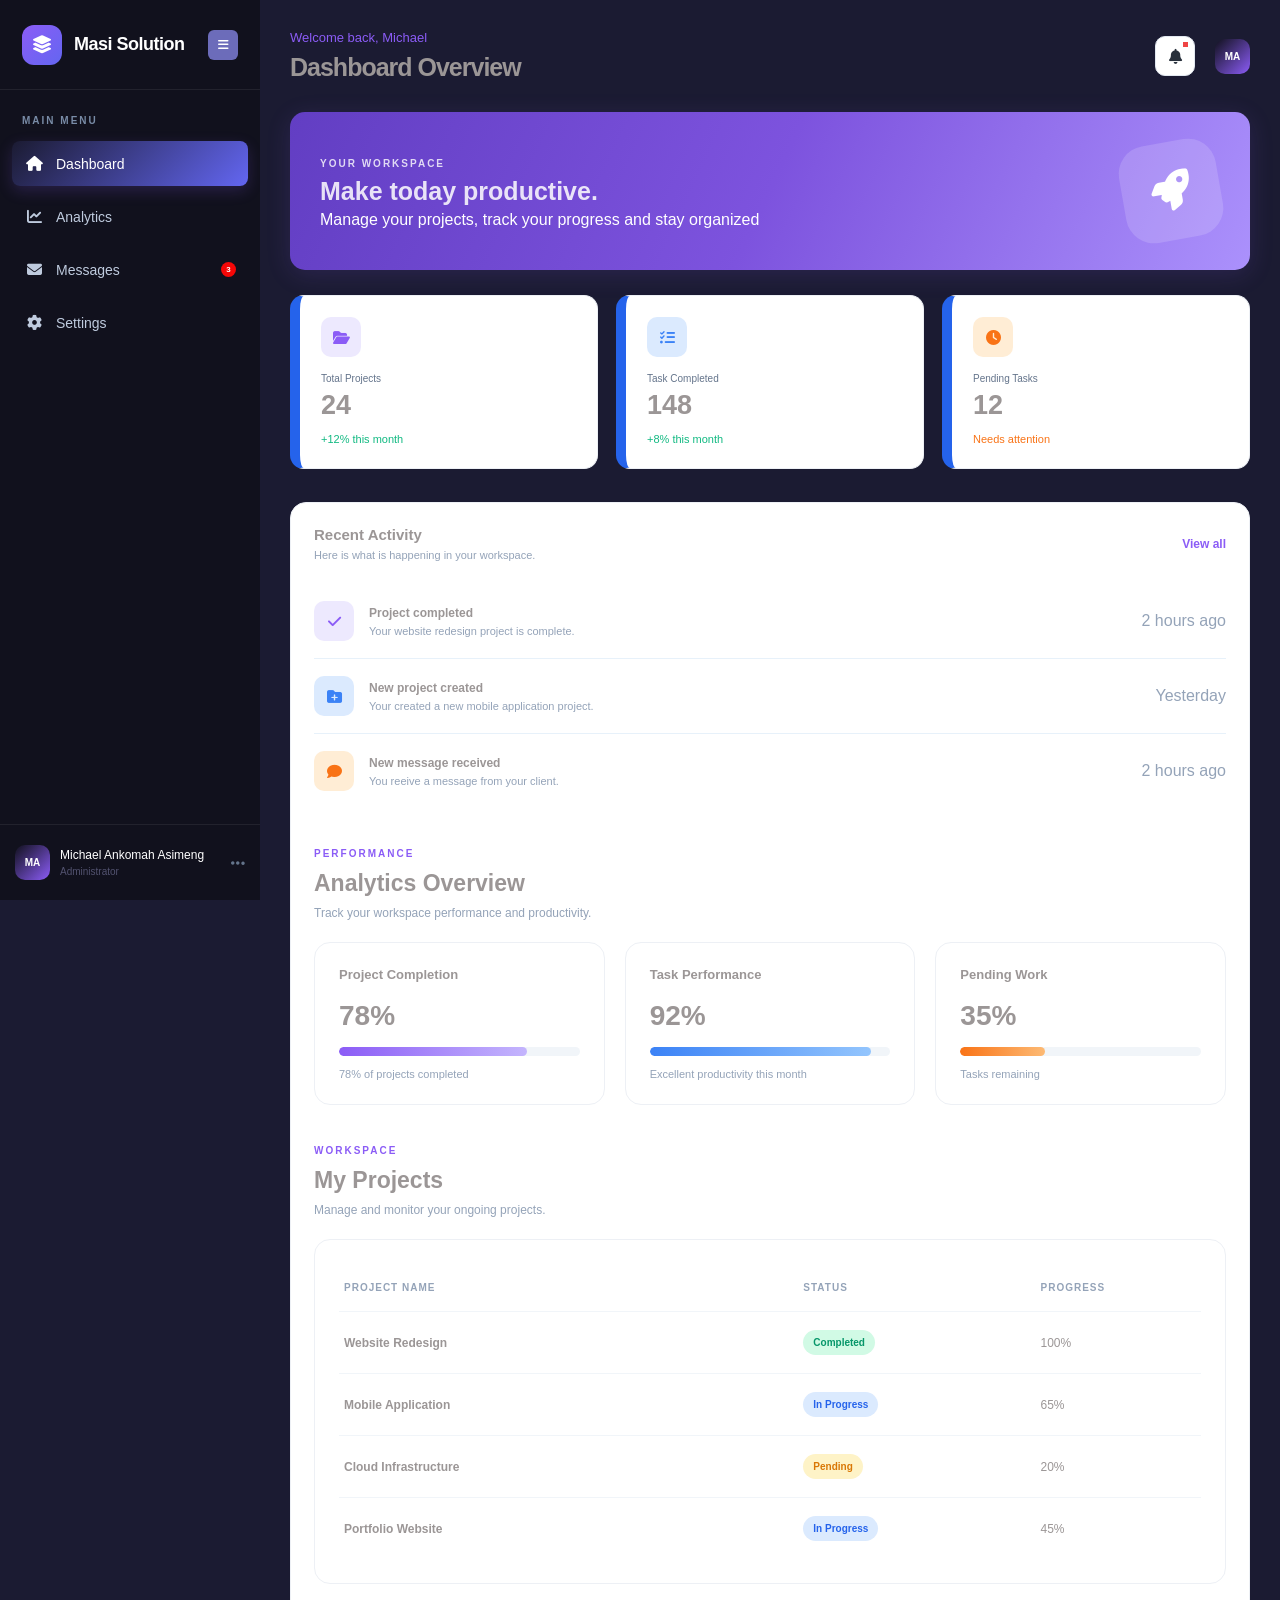
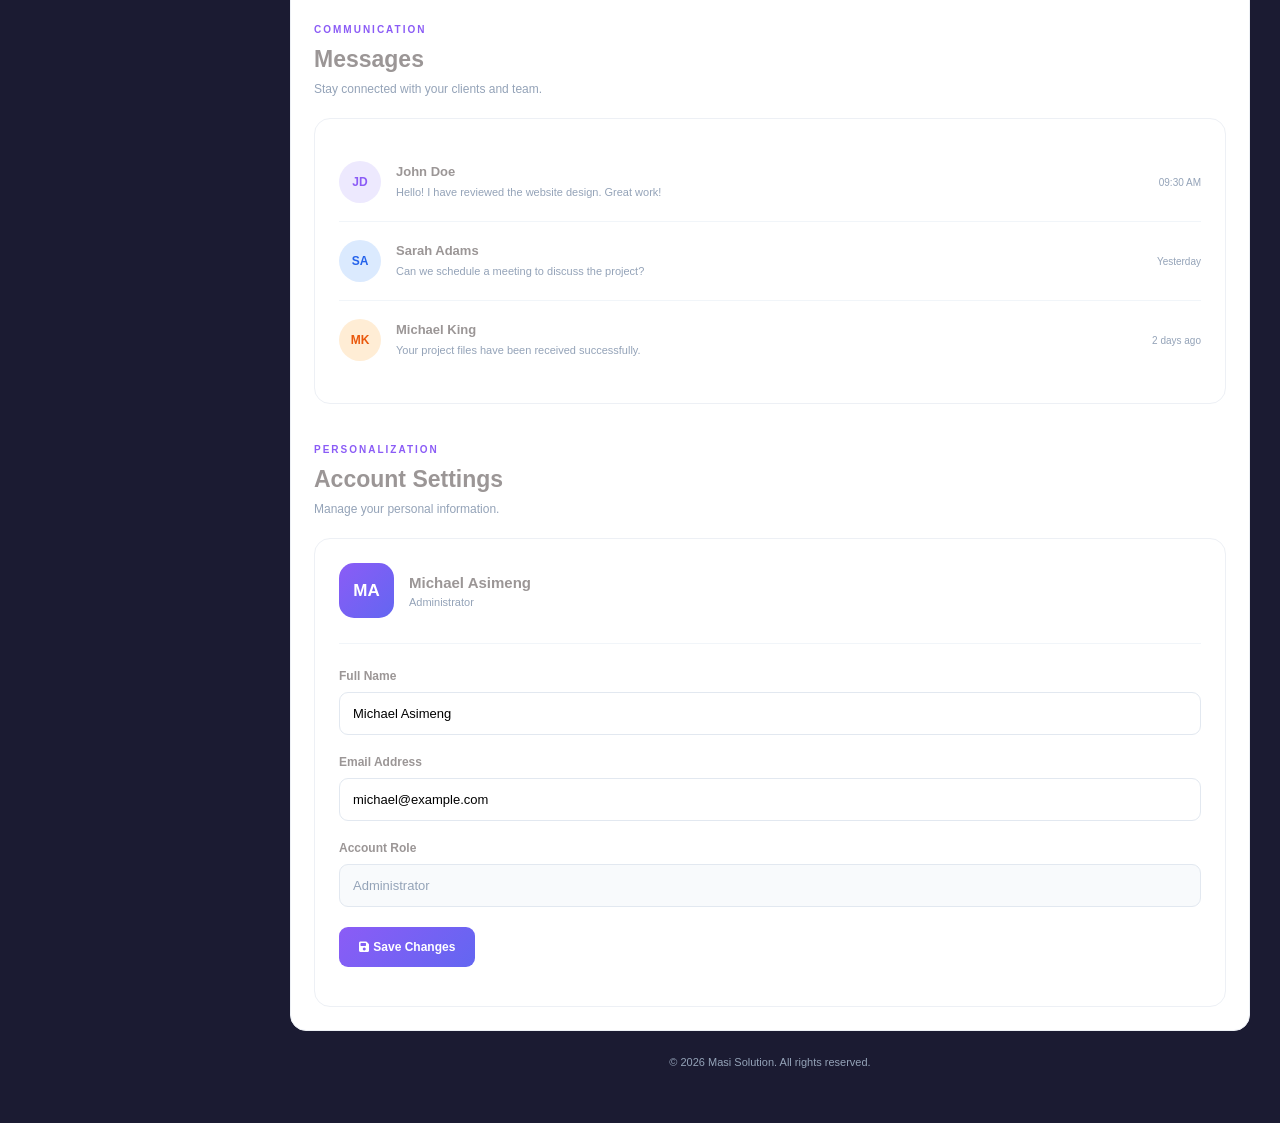
<file: collapsible-sidebar/index.html>
<!DOCTYPE html>
<html lang="en">
<head>
    <meta charset="UTF-8">
    <meta name="viewport" content="width=device-width, initial-scale=1.0">
    <link rel="stylesheet" href="./style.css">
    <title>Masi Solution | Dashboard</title>

    <link rel="preconnect" href="https://fonts.googleapis.com">
    <link rel="preconnect" href="https://fonts.gstatic.com" crossorigin>
    <link href="https://fonts.googleapis.com/css2?family=Inter:wght@400;500;600;700;800&display=swap" rel="stylesheet">

    <link rel="stylesheet"  href="https://cdnjs.cloudflare.com/ajax/libs/font-awesome/6.5.2/css/all.min.css">
</head>
<body>
 <div class="dashboard-container">
    <aside class="sidebar" id="sidebar">

        <div class="sidebar-header">
            <div class="logo">
                <div class="logo-icon">
                    <i class="fa-solid fa-layer-group"></i>
                </div>
                <span class="logo-text">Masi Solution</span>
            </div>
            <button class="toggle-btn" id="toggleBtn" aria-label="Toggle sidebar" aria-expanded="true">
                <i class="fa-solid fa-bars"></i>
            </button>
        </div>

        <nav class="sidebar-nav">
            <p class="nav-heading">MAIN MENU</p>

            <ul class="nav-list">
                <li class="nav-item active">
                    <a href="#dashboard" class="nav-link" title="Dashboard">
                        <i class="fa-solid fa-house"></i>
                        <span>Dashboard</span>
                    </a>
                </li>

                <li class=" nav-item">
                    <a href="#analytics" class="nav-link" title="Analytics">
                        <i class="fa-solid fa-chart-line"></i>
                        <span>Analytics</span>
                    </a>
                </li>

                <li class=" nav-item">
                    <a href="#messages" class="nav-link" title="Messages">
                        <i class="fa-solid fa-envelope"></i>
                        <span>Messages</span>
                        <span class="notification">3</span>
                    </a>
                </li>

                <li class=" nav-item">
                    <a href="#settings" class="nav-link" title="Settings">
                        <i class="fa-solid fa-gear"></i>
                        <span>Settings</span>
                    </a>
                </li>
            </ul>
        </nav>

        <div class="sidebar-footer">
            <div class="user-profile">
                <div class="user-avatar">MA</div>
            
                <div class="user-info">
                     <h4>Michael Ankomah Asimeng</h4>
                     <p>Administrator</p>
                </div>
               <i class="fa-solid fa-ellipsis"></i>
                </div>
               
        </div>
    </aside>

    <main class="main-content" id="dashboard">
        <header class="topbar">
            <button class="mobile-menu-btn" id="mobileMenuBtn" aria-label="Open sidebar" aria-expanded="false">
                <i class="fa-solid fa-bars"></i>
            </button>
            <div>
            <p class="welcome-text">Welcome back, Michael</p>
            <h1>Dashboard Overview</h1>
            </div>

            <div class="topbar-actions">
                <button class="icon-btn" aria-label="Notifications">
                    <i class="fa-solid fa-bell"></i>
                    <span class="notification-dot"></span>
                </button>

                <div class="topbar-avatar">MA</div>
            </div>
        </header>
        <section class="welcome-banner">
            <div>
                <span class="banner-label">YOUR WORKSPACE</span>
                <h2>Make today productive.</h2>
                <p>Manage your projects, track your progress and stay organized </p>
            </div>

           <div class="banner-icon">
            <i class="fa-solid fa-rocket"></i>
           </div>
        </section>

        <section class="stats-grid">
            <div class="stat-card">
                <div class="stat-icon purple">
                    <i class="fa-solid fa-folder-open"></i>
                </div>
                <p>Total Projects</p>
                <h2>24</h2>
                <span class="stat-growth">+12% this month</span>
            </div>

            <div class="stat-card">
                <div class="stat-icon blue">
                    <i class="fa-solid fa-list-check"></i>
                </div>
                <p>Task Completed</p>
                <h2>148</h2>
                <span class="stat-growth">+8% this month</span>
            </div>

            <div class="stat-card">
                <div class="stat-icon orange">
                    <i class="fa-solid fa-clock"></i>
                </div>
                <p>Pending Tasks</p>
                <h2>12</h2>
                <span class="stat-warning">Needs attention</span>
            </div>
        </section>

        <section class="activity-section">
            <div class="section-heading">
                <div>
                    <h2>Recent Activity</h2>
                    <p>Here is what is happening in your workspace.</p>
                </div>
                <a href="#activity">View all</a>
            </div>

            <div class="activity-list">
                <div class="activity-item">
                    <div class="activity-icon purple">
                        <i class="fa-solid fa-check"></i>
                    </div>
                    <div>
                        <h4>Project completed</h4>
                        <p>Your website redesign project is complete.</p>
                    </div>
                    <span>2 hours ago</span>
                </div>

                <div class="activity-item">
                    <div class="activity-icon blue">
                        <i class="fa-solid fa-folder-plus"></i>
                    </div>
                    <div>
                        <h4>New project created</h4>
                        <p>Your created a new mobile application project.</p>
                    </div>
                    <span>Yesterday</span>
                </div>

                <div class="activity-item">
                    <div class="activity-icon orange">
                        <i class="fa-solid fa-comment"></i>
                    </div>
                    <div>
                        <h4>New message received</h4>
                        <p>You reeive a message from your client.</p>
                    </div>
                    <span>2 hours ago</span>
                </div>
            </div>

<!-- ANALYTICS SECTION -->
<section class="page-section" id="analytics">
    <div class="page-heading">
        <span>PERFORMANCE</span>
        <h2>Analytics Overview</h2>
        <p>Track your workspace performance and productivity.</p>
    </div>

    <div class="analytics-grid">
        <div class="analytics-card">
            <h3>Project Completion</h3>
            <h2>78%</h2>
            <div class="progress-track">
                <div class="progress-fill" style="width:78%"></div>
            </div>
            <p>78% of projects completed</p>
        </div>

        <div class="analytics-card">
            <h3>Task Performance</h3>
            <h2>92%</h2>
            <div class="progress-track">
                <div class="progress-fill blue-fill" style="width:92%"></div>
            </div>
            <p>Excellent productivity this month</p>
        </div>

        <div class="analytics-card">
            <h3>Pending Work</h3>
            <h2>35%</h2>
            <div class="progress-track">
                <div class="progress-fill orange-fill" style="width:35%"></div>
            </div>
            <p>Tasks remaining</p>
        </div>
    </div>
</section>


<!-- PROJECTS SECTION -->
<section class="page-section" id="projects">
    <div class="page-heading">
        <span>WORKSPACE</span>
        <h2>My Projects</h2>
        <p>Manage and monitor your ongoing projects.</p>
    </div>

    <div class="content-card">
        <div class="project-row project-header">
            <span>PROJECT NAME</span>
            <span>STATUS</span>
            <span>PROGRESS</span>
        </div>

        <div class="project-row">
            <strong>Website Redesign</strong>
            <span class="status completed">Completed</span>
            <span>100%</span>
        </div>

        <div class="project-row">
            <strong>Mobile Application</strong>
            <span class="status ongoing">In Progress</span>
            <span>65%</span>
        </div>

        <div class="project-row">
            <strong>Cloud Infrastructure</strong>
            <span class="status pending">Pending</span>
            <span>20%</span>
        </div>

        <div class="project-row">
            <strong>Portfolio Website</strong>
            <span class="status ongoing">In Progress</span>
            <span>45%</span>
        </div>
    </div>
</section>


<!-- MESSAGES SECTION -->
<section class="page-section" id="messages">
    <div class="page-heading">
        <span>COMMUNICATION</span>
        <h2>Messages</h2>
        <p>Stay connected with your clients and team.</p>
    </div>

    <div class="content-card messages-card">

        <div class="message-item">
            <div class="message-avatar">JD</div>
            <div class="message-content">
                <h4>John Doe</h4>
                <p>Hello! I have reviewed the website design. Great work!</p>
            </div>
            <span>09:30 AM</span>
        </div>

        <div class="message-item">
            <div class="message-avatar blue-avatar">SA</div>
            <div class="message-content">
                <h4>Sarah Adams</h4>
                <p>Can we schedule a meeting to discuss the project?</p>
            </div>
            <span>Yesterday</span>
        </div>

        <div class="message-item">
            <div class="message-avatar orange-avatar">MK</div>
            <div class="message-content">
                <h4>Michael King</h4>
                <p>Your project files have been received successfully.</p>
            </div>
            <span>2 days ago</span>
        </div>

    </div>
</section>


<!-- SETTINGS SECTION -->
<section class="page-section" id="settings">
    <div class="page-heading">
        <span>PERSONALIZATION</span>
        <h2>Account Settings</h2>
        <p>Manage your personal information.</p>
    </div>

    <div class="content-card settings-card">
        <div class="settings-profile">
            <div class="settings-avatar">MA</div>
            <div>
                <h3>Michael Asimeng</h3>
                <p>Administrator</p>
            </div>
        </div>

        <form id="settingsForm">
            <div class="form-group">
                <label for="fullName">Full Name</label>
                <input type="text" id="fullName"
                    value="Michael Asimeng" required>
            </div>

            <div class="form-group">
                <label for="email">Email Address</label>
                <input type="email" id="email"
                    value="michael@example.com" required>
            </div>

            <div class="form-group">
                <label for="role">Account Role</label>
                <input type="text" id="role"
                    value="Administrator" disabled>
            </div>

            <button type="submit" class="save-btn">
                <i class="fa-solid fa-floppy-disk"></i>
                Save Changes
            </button>
        </form>

        <p id="settingsMessage" class="settings-message"
            aria-live="polite"></p>
    </div>
</section>

        </section>

        <footer class="dashboard-footer">
            © 2026 Masi Solution. All rights reserved.
        </footer>
    </main>
 </div>
<script src="script.js"></script>
</body>
</html>
</file>
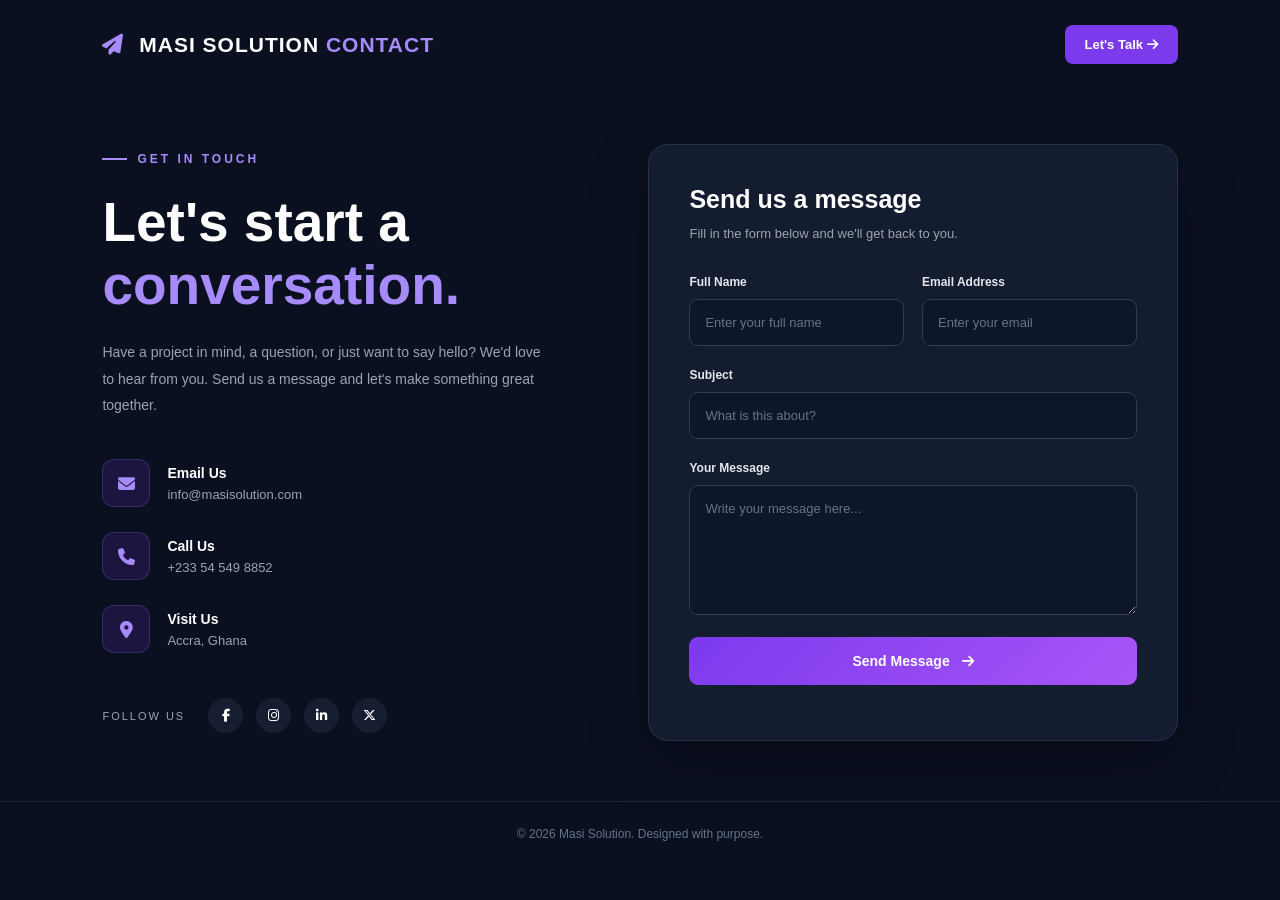
<file: contact-form/index.html>
<!DOCTYPE html>
<html lang="en">
<head>
    <meta charset="UTF-8">
    <meta name="viewport" content="width=device-width, initial-scale=1.0">
    <title>MASI SOLUTION Contact | Get in Touch</title>

    <link rel="stylesheet" href="style.css">

    <!-- Google Fonts -->
    <link rel="preconnect" href="https://fonts.googleapis.com">
    <link rel="preconnect" href="https://fonts.gstatic.com" crossorigin>
    <link href="https://fonts.googleapis.com/css2?family=Inter:wght@400;500;600;700;800&display=swap" rel="stylesheet">

    <!-- Font Awesome Icons -->
    <link rel="stylesheet" href="https://cdnjs.cloudflare.com/ajax/libs/font-awesome/6.5.2/css/all.min.css">
</head>

<body>

    <header class="navbar">
        <a href="#" class="logo">
            <span class="logo-icon"><i class="fas fa-paper-plane"></i></span>
            MASI SOLUTION <span>CONTACT</span>
        </a>

        <a href="#contact" class="nav-button">Let's Talk <i class="fas fa-arrow-right"></i></a>
    </header>

    <main class="contact-container">

        <!-- Left Contact Information -->
        <section class="contact-info">
            <div class="section-label">
                <span></span> GET IN TOUCH
            </div>

            <h1>Let's start a <span>conversation.</span></h1>

            <p class="info-description">
                Have a project in mind, a question, or just want to say hello?
                We'd love to hear from you. Send us a message and let's make
                something great together.
            </p>

            <div class="contact-details">

                <div class="detail-item">
                    <div class="detail-icon">
                        <i class="fas fa-envelope"></i>
                    </div>
                    <div>
                        <h3>Email Us</h3>
                        <p>info@masisolution.com</p>
                    </div>
                </div>

                <div class="detail-item">
                    <div class="detail-icon">
                        <i class="fas fa-phone"></i>
                    </div>
                    <div>
                        <h3>Call Us</h3>
                        <p>+233 54 549 8852</p>
                    </div>
                </div>

                <div class="detail-item">
                    <div class="detail-icon">
                        <i class="fas fa-location-dot"></i>
                    </div>
                    <div>
                        <h3>Visit Us</h3>
                        <p>Accra, Ghana</p>
                    </div>
                </div>

            </div>

            <div class="social-links">
                <p>FOLLOW US</p>
                <a href="#" aria-label="Facebook"><i class="fab fa-facebook-f"></i></a>
                <a href="#" aria-label="Instagram"><i class="fab fa-instagram"></i></a>
                <a href="#" aria-label="LinkedIn"><i class="fab fa-linkedin-in"></i></a>
                <a href="#" aria-label="Twitter"><i class="fab fa-x-twitter"></i></a>
            </div>
        </section>

        <!-- Right Contact Form -->
        <section class="contact-form-section" id="contact">

            <div class="form-heading">
                <h2>Send us a message</h2>
                <p>Fill in the form below and we'll get back to you.</p>
            </div>

            <form id="contactForm">

                <div class="form-row">
                    <div class="form-group">
                        <label for="fullName">Full Name</label>
                        <input type="text" id="fullName" name="fullName"
                            placeholder="Enter your full name" required>
                    </div>

                    <div class="form-group">
                        <label for="email">Email Address</label>
                        <input type="email" id="email" name="email"
                            placeholder="Enter your email" required>
                    </div>
                </div>

                <div class="form-group">
                    <label for="subject">Subject</label>
                    <input type="text" id="subject" name="subject"
                        placeholder="What is this about?" required>
                </div>

                <div class="form-group">
                    <label for="message">Your Message</label>
                    <textarea id="message" name="message" rows="6"
                        placeholder="Write your message here..." required></textarea>
                </div>

                <button type="submit" class="submit-button">
                    Send Message <i class="fas fa-arrow-right"></i>
                </button>

                <p id="formFeedback" class="form-feedback" aria-live="polite"></p>

            </form>

        </section>

    </main>

    <footer>
        <p>© 2026 Masi Solution. Designed with purpose.</p>
    </footer>

    <script src="script.js"></script>
</body>
</html>
</file>
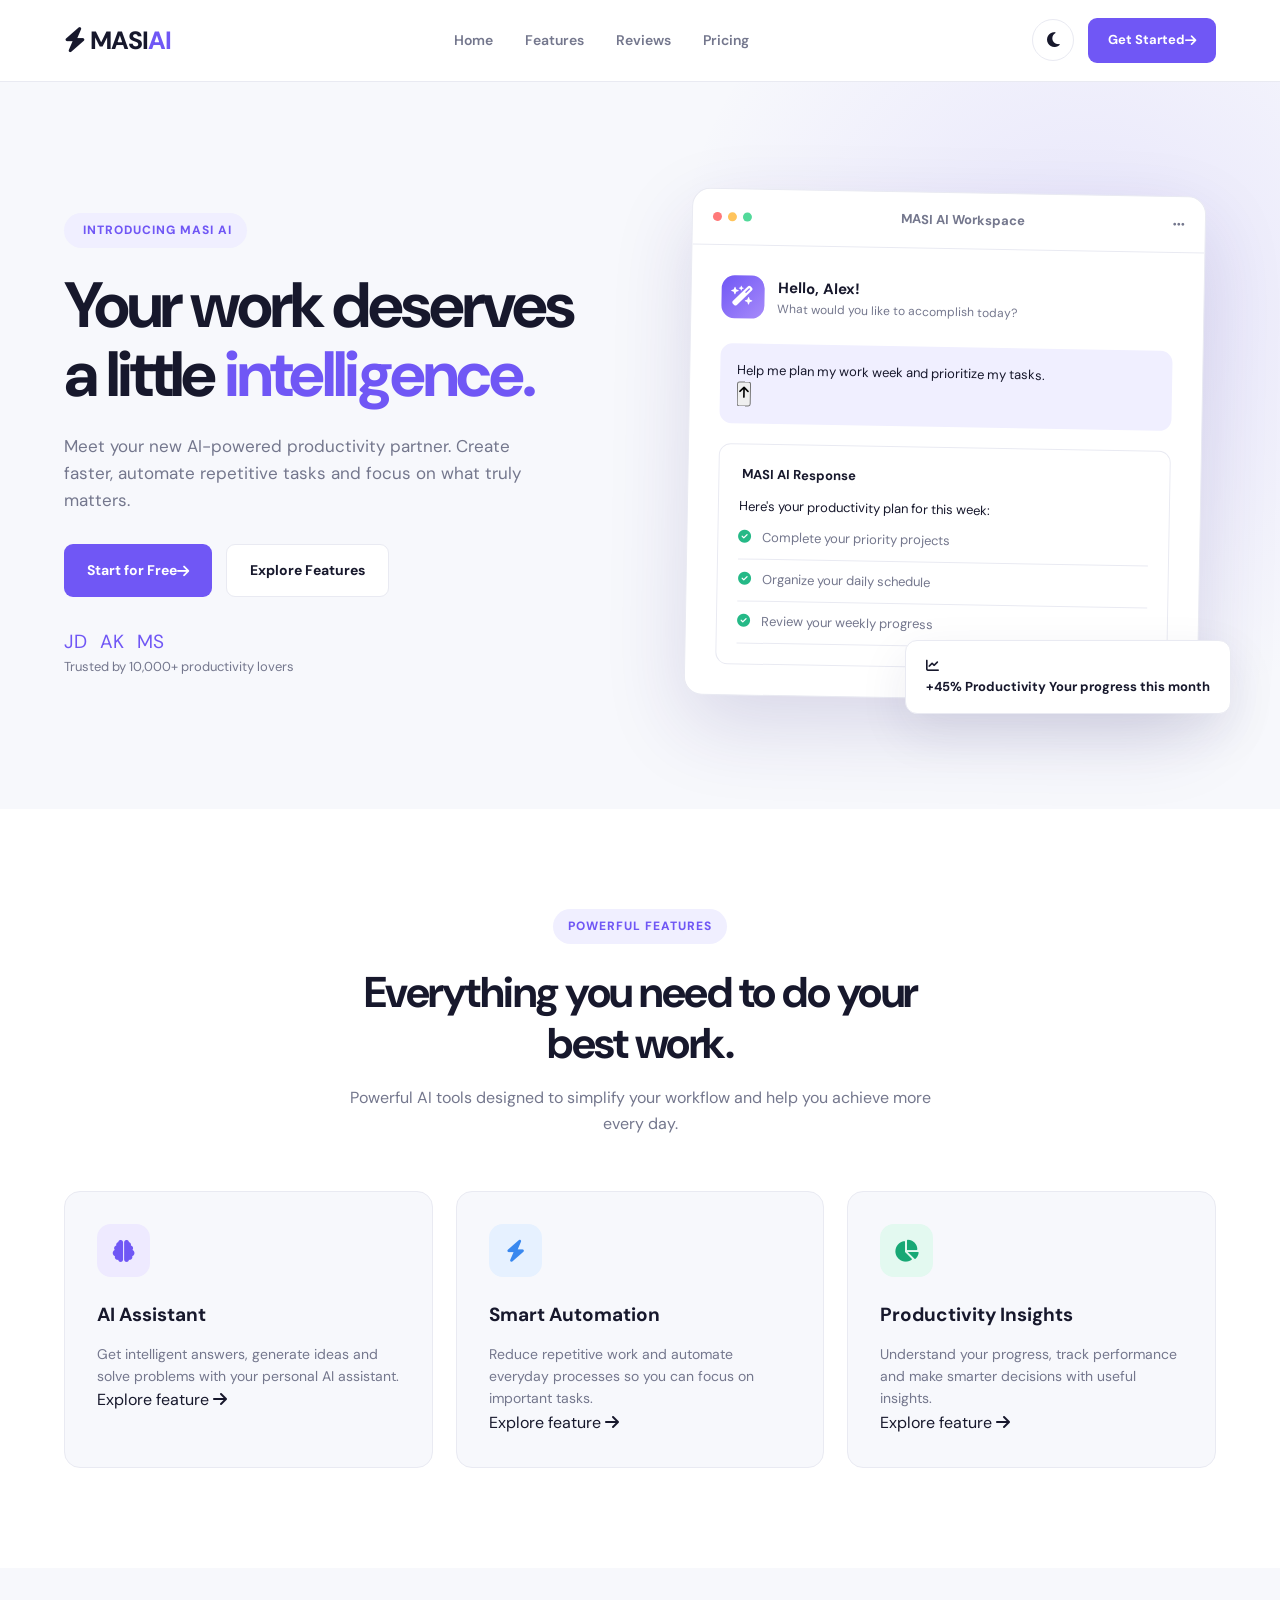
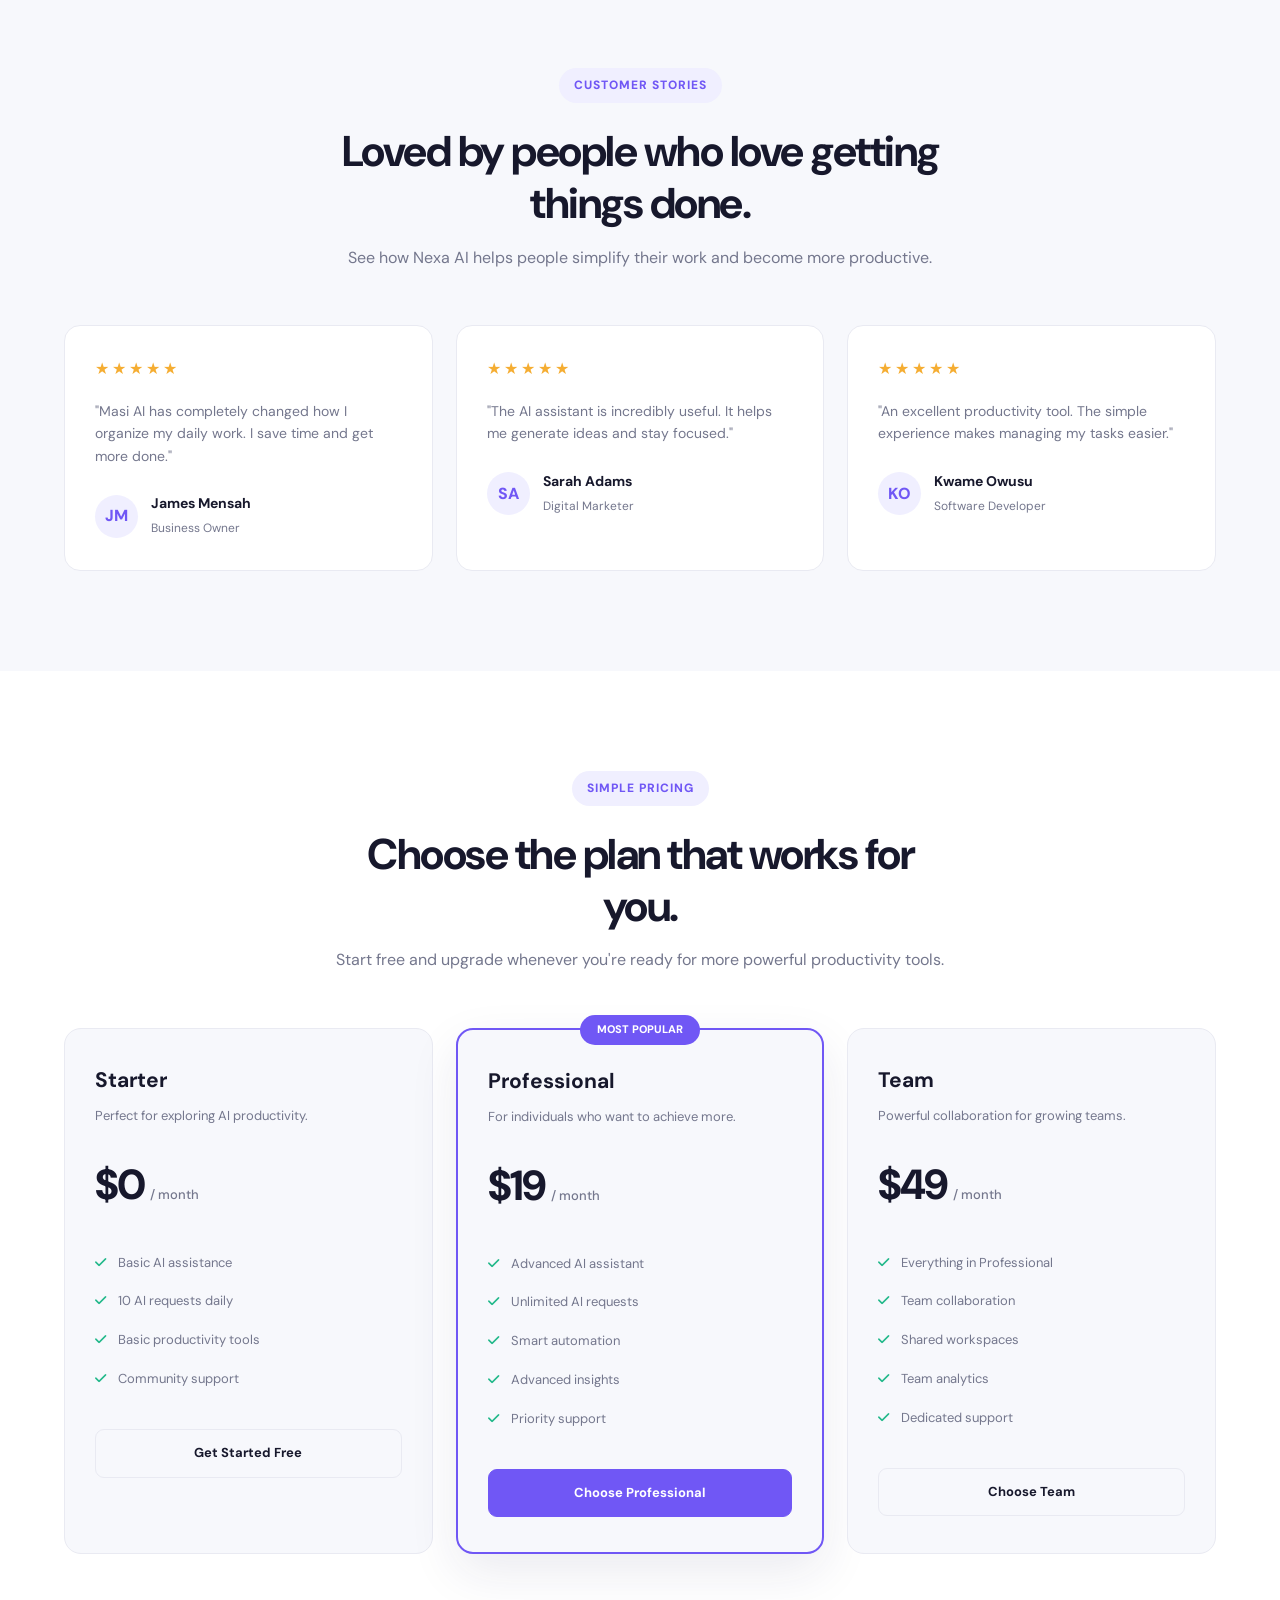
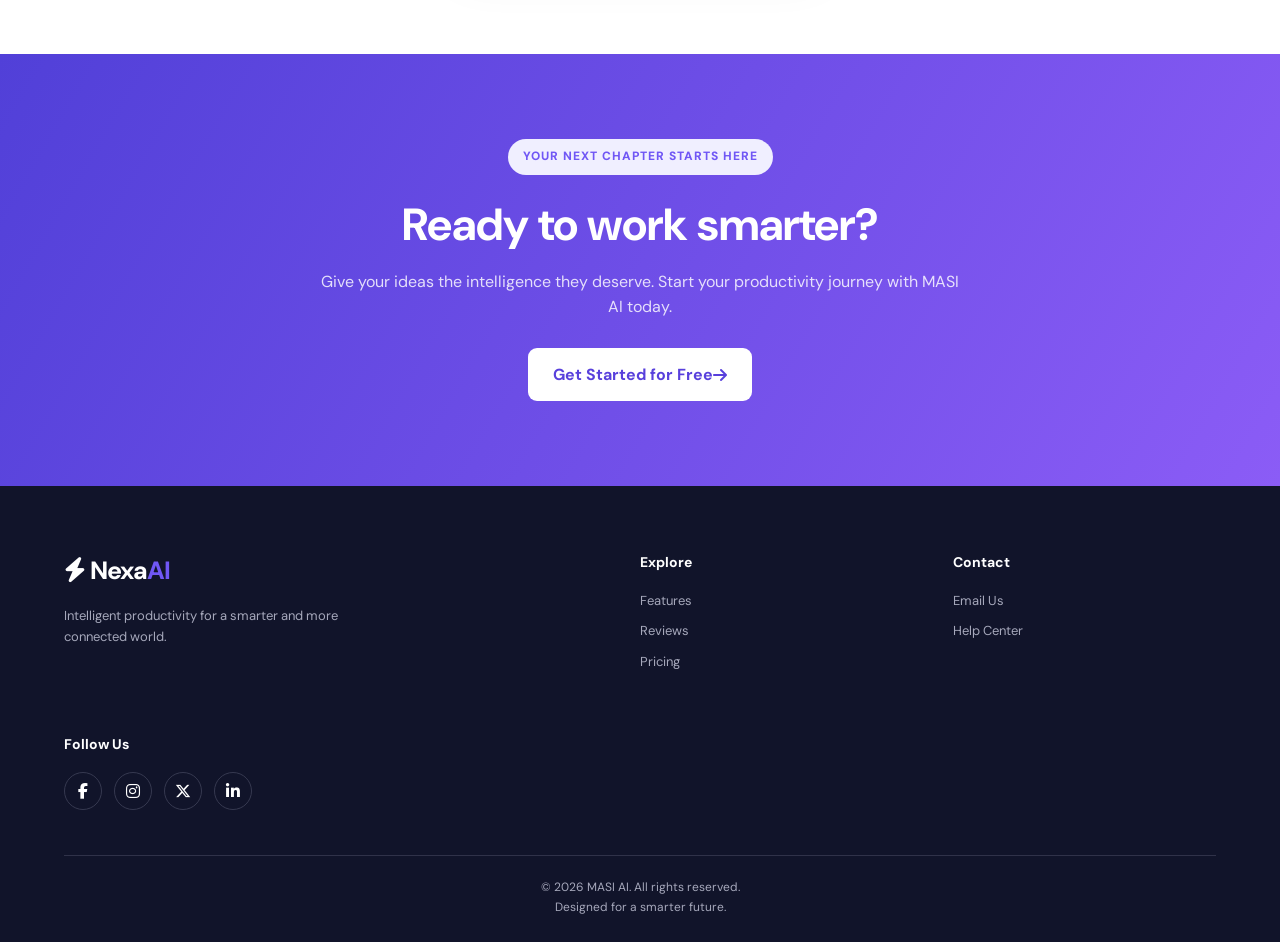
<file: Masi-ai-landing-page/index.html>
<!DOCTYPE html>
<html lang="en">
<head>
    <meta charset="UTF-8">
    <meta name="viewport" content="width=device-width, initial-scale=1.0">
    <meta name="description" content="Nexa AI helps you work smarter, automate tasks and achieve more with artificial intelligence.">
    <title>MASI AI | Work Smarter. Achieve More.</title>

    <link rel="stylesheet" href="style.css">

    <link rel="preconnect" href="https://fonts.googleapis.com">
    <link rel="preconnect" href="https://fonts.gstatic.com" crossorigin>
    <link href="https://fonts.googleapis.com/css2?family=DM+Sans:wght@400;500;600;700;800&display=swap" rel="stylesheet">

    <link rel="stylesheet" href="https://cdnjs.cloudflare.com/ajax/libs/font-awesome/6.5.2/css/all.min.css">
</head>

<body>

    <!-- NAVIGATION -->
    <header class="navbar">
        <a href="#home" class="logo">
            <i class="fas fa-bolt"></i> MASI<span>AI</span>
        </a>

        <nav class="nav-links">
            <a href="#home">Home</a>
            <a href="#features">Features</a>
            <a href="#testimonials">Reviews</a>
            <a href="#pricing">Pricing</a>
        </nav>

        <div class="nav-actions">
            <button id="themeToggle" class="theme-toggle" aria-label="Switch theme">
                <i class="fas fa-moon"></i>
            </button>

            <a href="#pricing" class="nav-button">Get Started <i class="fas fa-arrow-right"></i></a>
        </div>
    </header>

    <!-- HERO SECTION -->
    <section class="hero" id="home">

        <div class="hero-content">

            <span class="hero-label">
                <i class="fas fa-sparkles"></i> INTRODUCING MASI AI
            </span>

            <h1>
                Your work deserves a little <span>intelligence.</span>
            </h1>

            <p>
                Meet your new AI-powered productivity partner.
                Create faster, automate repetitive tasks and
                focus on what truly matters.
            </p>

            <div class="hero-buttons">
                <a href="#pricing" class="primary-button">
                    Start for Free <i class="fas fa-arrow-right"></i>
                </a>

                <a href="#features" class="secondary-button">
                    Explore Features
                </a>
            </div>

            <div class="hero-trust">
                <div class="trust-icons">
                    <span>JD</span>
                    <span>AK</span>
                    <span>MS</span>
                </div>

                <p>Trusted by 10,000+ productivity lovers</p>
            </div>

        </div>

        <!-- AI DASHBOARD PREVIEW -->
        <div class="hero-visual">

            <div class="ai-window">

                <div class="window-header">
                    <div class="window-dots">
                        <span></span>
                        <span></span>
                        <span></span>
                    </div>

                    <span>MASI AI Workspace</span>

                    <i class="fas fa-ellipsis"></i>
                </div>

                <div class="ai-content">

                    <div class="ai-welcome">
                        <div class="ai-icon">
                            <i class="fas fa-wand-magic-sparkles"></i>
                        </div>

                        <div>
                            <h3>Hello, Alex!</h3>
                            <p>What would you like to accomplish today?</p>
                        </div>
                    </div>

                    <div class="ai-prompt">
                        <p>Help me plan my work week and prioritize my tasks.</p>
                        <button aria-label="Send prompt">
                            <i class="fas fa-arrow-up"></i>
                        </button>
                    </div>

                    <div class="ai-response">
                        <div class="response-heading">
                            <i class="fas fa-sparkles"></i>
                            <strong>MASI AI Response</strong>
                        </div>

                        <p>Here's your productivity plan for this week:</p>

                        <div class="response-task">
                            <i class="fas fa-circle-check"></i>
                            Complete your priority projects
                        </div>

                        <div class="response-task">
                            <i class="fas fa-circle-check"></i>
                            Organize your daily schedule
                        </div>

                        <div class="response-task">
                            <i class="fas fa-circle-check"></i>
                            Review your weekly progress
                        </div>
                    </div>

                </div>
            </div>

            <div class="floating-card">
                <i class="fas fa-chart-line"></i>
                <div>
                    <strong>+45% Productivity</strong>
                    <span>Your progress this month</span>
                </div>
            </div>

        </div>

    </section>

    <!-- FEATURES SECTION -->
    <section class="section features-section" id="features">

        <div class="section-heading">
            <span class="section-label">POWERFUL FEATURES</span>

            <h2>Everything you need to do your best work.</h2>

            <p>
                Powerful AI tools designed to simplify your workflow
                and help you achieve more every day.
            </p>
        </div>

        <div class="features-grid">

            <article class="feature-card">
                <div class="feature-icon purple">
                    <i class="fas fa-brain"></i>
                </div>

                <h3>AI Assistant</h3>

                <p>
                    Get intelligent answers, generate ideas and
                    solve problems with your personal AI assistant.
                </p>

                <a href="#pricing">Explore feature <i class="fas fa-arrow-right"></i></a>
            </article>

            <article class="feature-card">
                <div class="feature-icon blue">
                    <i class="fas fa-bolt"></i>
                </div>

                <h3>Smart Automation</h3>

                <p>
                    Reduce repetitive work and automate everyday
                    processes so you can focus on important tasks.
                </p>

                <a href="#pricing">Explore feature <i class="fas fa-arrow-right"></i></a>
            </article>

            <article class="feature-card">
                <div class="feature-icon green">
                    <i class="fas fa-chart-pie"></i>
                </div>

                <h3>Productivity Insights</h3>

                <p>
                    Understand your progress, track performance
                    and make smarter decisions with useful insights.
                </p>

                <a href="#pricing">Explore feature <i class="fas fa-arrow-right"></i></a>
            </article>

        </div>

    </section>

    <!-- TESTIMONIALS SECTION -->
    <section class="section testimonials-section" id="testimonials">

        <div class="section-heading">
            <span class="section-label">CUSTOMER STORIES</span>

            <h2>Loved by people who love getting things done.</h2>

            <p>
                See how Nexa AI helps people simplify their work
                and become more productive.
            </p>
        </div>

        <div class="testimonials-grid">

            <article class="testimonial-card">
                <div class="stars">★★★★★</div>

                <p>
                    "Masi AI has completely changed how I organize
                    my daily work. I save time and get more done."
                </p>

                <div class="reviewer">
                    <div class="reviewer-avatar purple">JM</div>
                    <div>
                        <h4>James Mensah</h4>
                        <span>Business Owner</span>
                    </div>
                </div>
            </article>

            <article class="testimonial-card">
                <div class="stars">★★★★★</div>

                <p>
                    "The AI assistant is incredibly useful.
                    It helps me generate ideas and stay focused."
                </p>

                <div class="reviewer">
                    <div class="reviewer-avatar blue">SA</div>
                    <div>
                        <h4>Sarah Adams</h4>
                        <span>Digital Marketer</span>
                    </div>
                </div>
            </article>

            <article class="testimonial-card">
                <div class="stars">★★★★★</div>

                <p>
                    "An excellent productivity tool. The simple
                    experience makes managing my tasks easier."
                </p>

                <div class="reviewer">
                    <div class="reviewer-avatar green">KO</div>
                    <div>
                        <h4>Kwame Owusu</h4>
                        <span>Software Developer</span>
                    </div>
                </div>
            </article>

        </div>

    </section>

    <!-- PRICING SECTION -->
    <section class="section pricing-section" id="pricing">

        <div class="section-heading">
            <span class="section-label">SIMPLE PRICING</span>

            <h2>Choose the plan that works for you.</h2>

            <p>
                Start free and upgrade whenever you're ready
                for more powerful productivity tools.
            </p>
        </div>

        <div class="pricing-grid">

            <!-- FREE PLAN -->
            <article class="pricing-card">

                <h3>Starter</h3>

                <p class="plan-description">
                    Perfect for exploring AI productivity.
                </p>

                <div class="price">
                    $0 <span>/ month</span>
                </div>

                <ul>
                    <li><i class="fas fa-check"></i> Basic AI assistance</li>
                    <li><i class="fas fa-check"></i> 10 AI requests daily</li>
                    <li><i class="fas fa-check"></i> Basic productivity tools</li>
                    <li><i class="fas fa-check"></i> Community support</li>
                </ul>

                <a href="#home" class="pricing-button">Get Started Free</a>

            </article>

            <!-- PRO PLAN -->
            <article class="pricing-card popular">

                <span class="popular-label">MOST POPULAR</span>

                <h3>Professional</h3>

                <p class="plan-description">
                    For individuals who want to achieve more.
                </p>

                <div class="price">
                    $19 <span>/ month</span>
                </div>

                <ul>
                    <li><i class="fas fa-check"></i> Advanced AI assistant</li>
                    <li><i class="fas fa-check"></i> Unlimited AI requests</li>
                    <li><i class="fas fa-check"></i> Smart automation</li>
                    <li><i class="fas fa-check"></i> Advanced insights</li>
                    <li><i class="fas fa-check"></i> Priority support</li>
                </ul>

                <a href="#home" class="pricing-button featured-button">Choose Professional</a>

            </article>

            <!-- TEAM PLAN -->
            <article class="pricing-card">

                <h3>Team</h3>

                <p class="plan-description">
                    Powerful collaboration for growing teams.
                </p>

                <div class="price">
                    $49 <span>/ month</span>
                </div>

                <ul>
                    <li><i class="fas fa-check"></i> Everything in Professional</li>
                    <li><i class="fas fa-check"></i> Team collaboration</li>
                    <li><i class="fas fa-check"></i> Shared workspaces</li>
                    <li><i class="fas fa-check"></i> Team analytics</li>
                    <li><i class="fas fa-check"></i> Dedicated support</li>
                </ul>

                <a href="#home" class="pricing-button">Choose Team</a>

            </article>

        </div>

    </section>

    <!-- FINAL CALL TO ACTION -->
    <section class="cta-section">

        <div class="cta-content">

            <span class="section-label">YOUR NEXT CHAPTER STARTS HERE</span>

            <h2>Ready to work smarter?</h2>

            <p>
                Give your ideas the intelligence they deserve.
                Start your productivity journey with MASI AI today.
            </p>

            <a href="#pricing" class="cta-button">
                Get Started for Free <i class="fas fa-arrow-right"></i>
            </a>

        </div>

    </section>

    <!-- FOOTER -->
    <footer class="footer">

        <div class="footer-content">

            <div class="footer-brand">
                <a href="#home" class="logo">
                    <i class="fas fa-bolt"></i> Nexa<span>AI</span>
                </a>

                <p>
                    Intelligent productivity for a smarter
                    and more connected world.
                </p>
            </div>

            <div class="footer-links">
                <h4>Explore</h4>
                <a href="#features">Features</a>
                <a href="#testimonials">Reviews</a>
                <a href="#pricing">Pricing</a>
            </div>

            <div class="footer-links">
                <h4>Contact</h4>
                <a href="mailto:info@masiai.com">Email Us</a>
                <a href="#home">Help Center</a>
            </div>

            <div class="footer-social">
                <h4>Follow Us</h4>

                <div class="social-icons">
                    <a href="#" aria-label="Facebook"><i class="fab fa-facebook-f"></i></a>
                    <a href="#" aria-label="Instagram"><i class="fab fa-instagram"></i></a>
                    <a href="#" aria-label="X"><i class="fab fa-x-twitter"></i></a>
                    <a href="#" aria-label="LinkedIn"><i class="fab fa-linkedin-in"></i></a>
                </div>
            </div>

        </div>

        <div class="footer-bottom">
            <p>&copy; 2026 MASI AI. All rights reserved.</p>
            <p>Designed for a smarter future.</p>
        </div>

    </footer>

    <script src="script.js"></script>

</body>
</html>
</file>
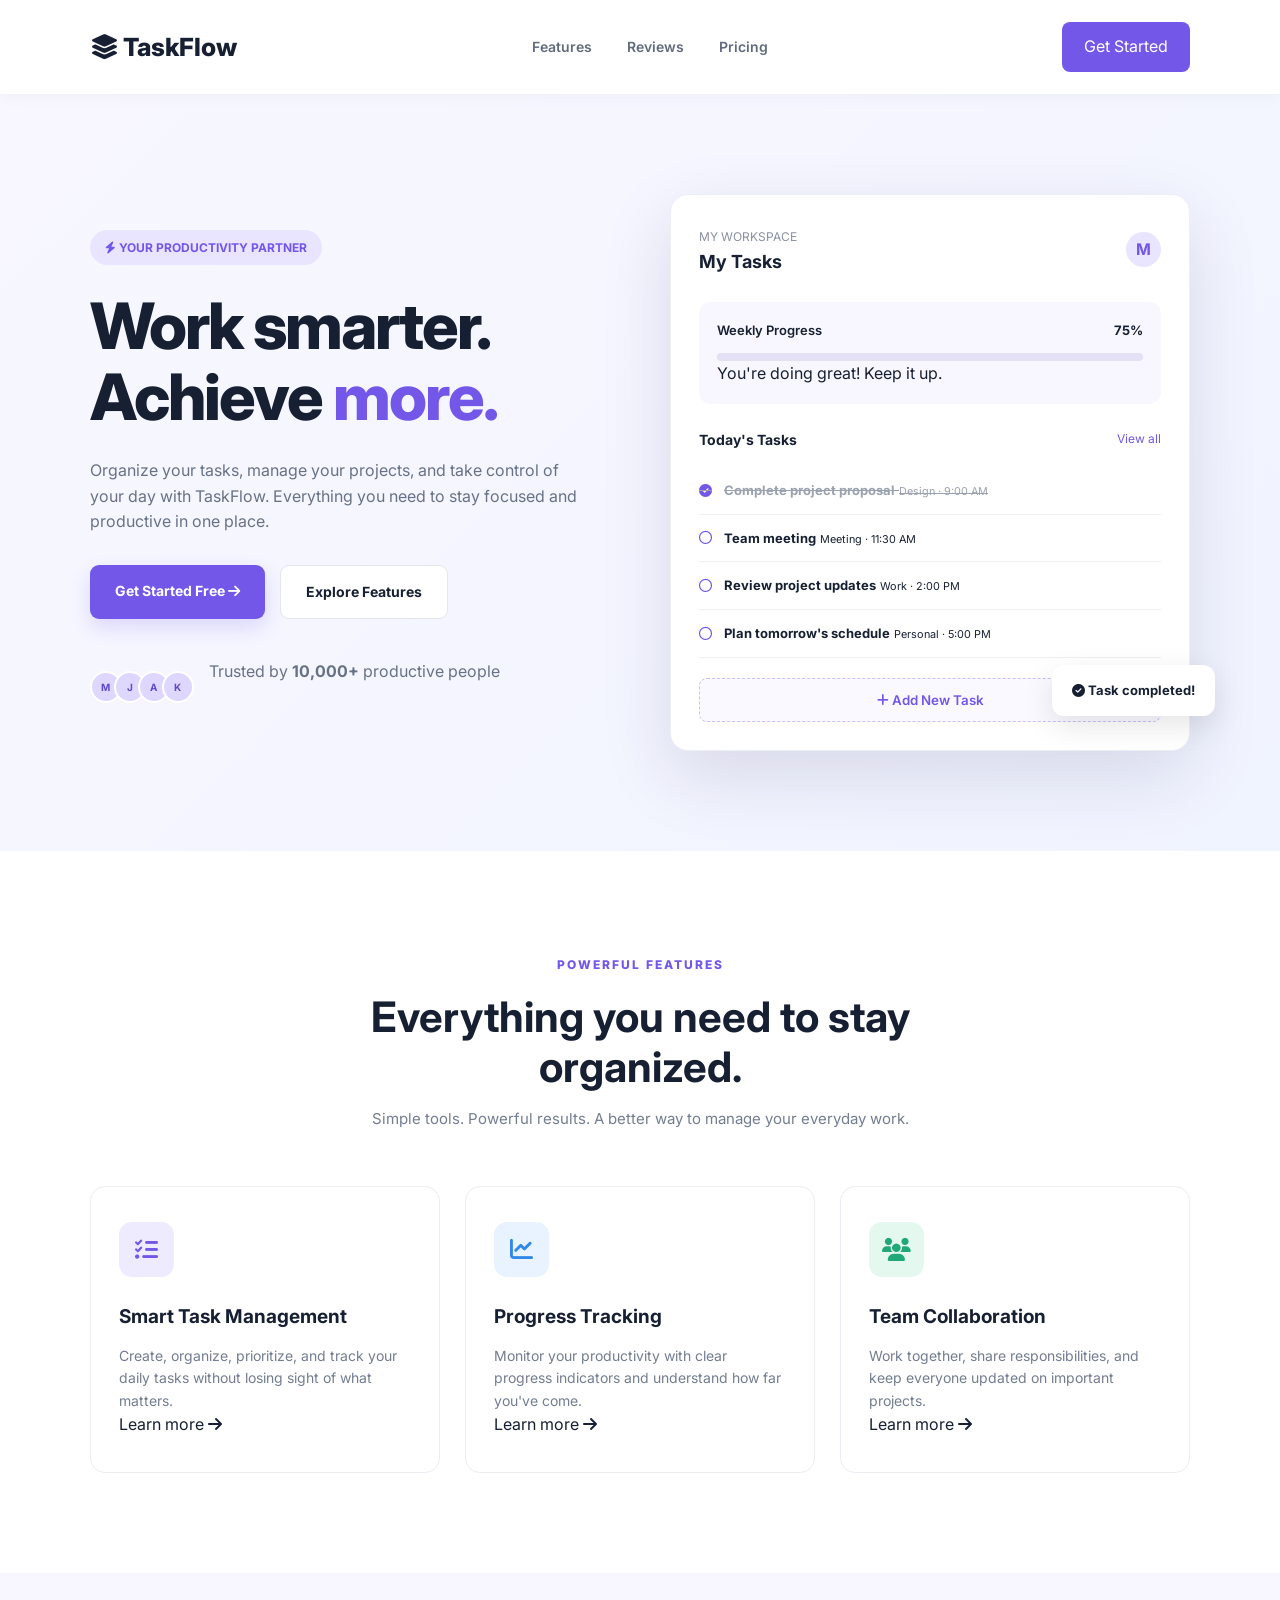
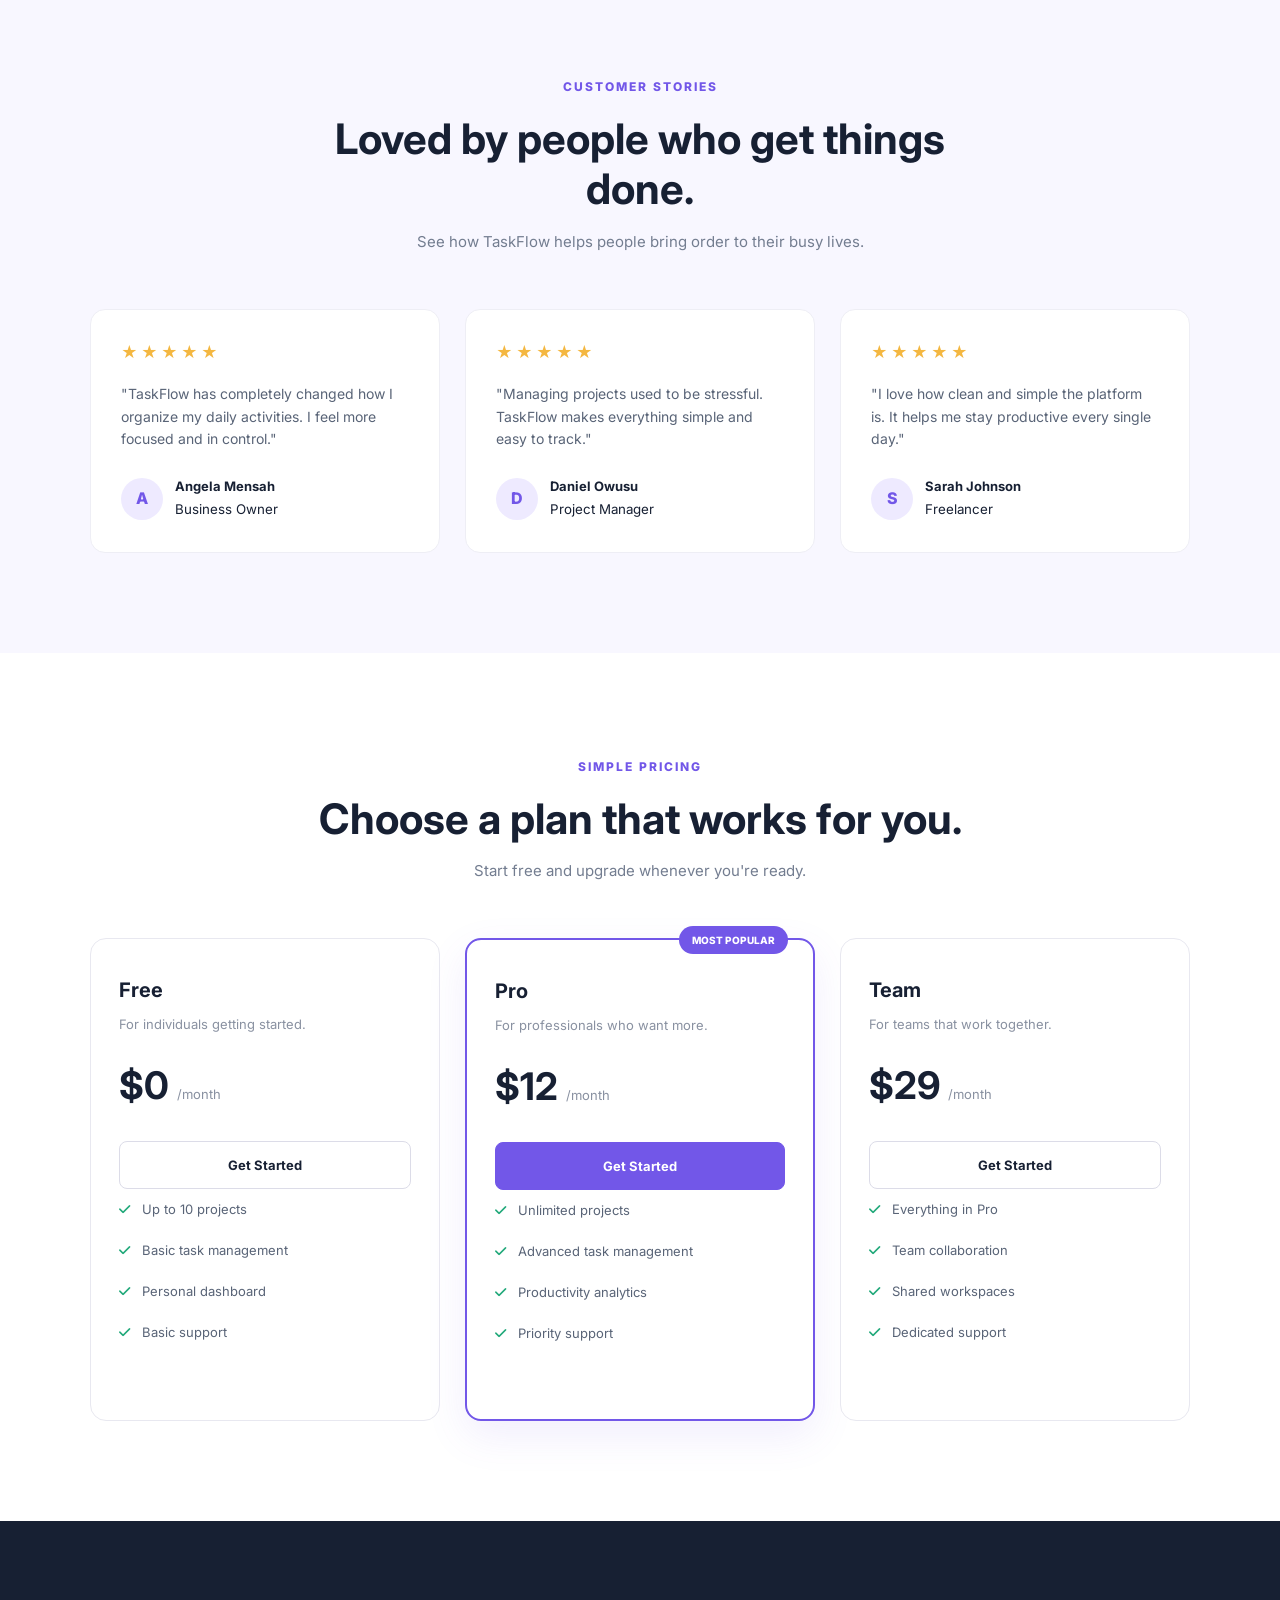
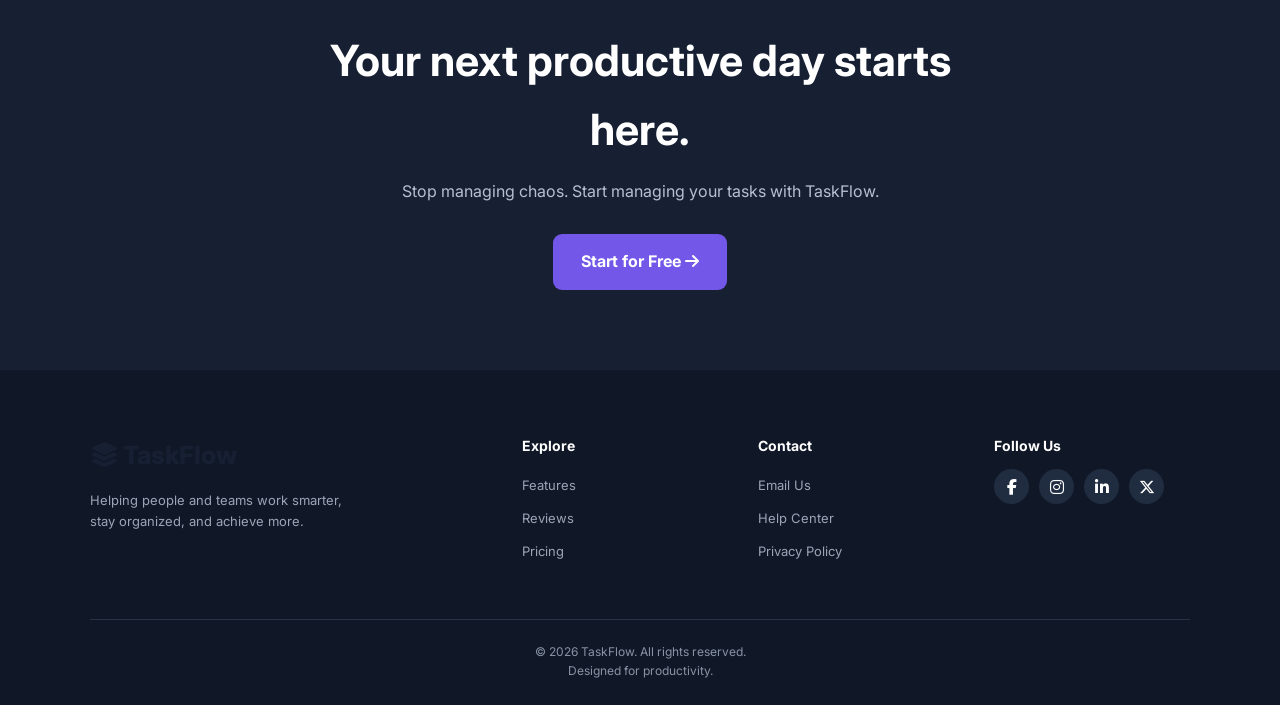
<file: taskflow-website/index.html>
<!DOCTYPE html>
<html lang="en">
<head>
    <meta charset="UTF-8">
    <meta name="viewport" content="width=device-width, initial-scale=1.0">

    <title>TaskFlow - Organize Your Life</title>

    <link rel="stylesheet" href="style.css">

    <!-- Google Fonts -->
    <link rel="preconnect" href="https://fonts.googleapis.com">
    <link rel="preconnect" href="https://fonts.gstatic.com" crossorigin>
    <link href="https://fonts.googleapis.com/css2?family=Inter:wght@400;500;600;700;800&display=swap" rel="stylesheet">

    <!-- Font Awesome -->
    <link rel="stylesheet" href="https://cdnjs.cloudflare.com/ajax/libs/font-awesome/6.5.2/css/all.min.css">
</head>

<body>

    <!-- NAVIGATION -->
    <header class="navbar">
        <a href="#" class="logo">
            <i class="fas fa-layer-group"></i>
            TaskFlow
        </a>

        <nav class="nav-links">
            <a href="#features">Features</a>
            <a href="#testimonials">Reviews</a>
            <a href="#pricing">Pricing</a>
        </nav>

        <a href="#pricing" class="nav-button">Get Started</a>
    </header>


    <!-- HERO SECTION -->
    <section class="hero">

        <div class="hero-content">

            <div class="hero-label">
                <i class="fas fa-bolt"></i>
                YOUR PRODUCTIVITY PARTNER
            </div>

            <h1>
                Work smarter.<br>
                Achieve <span>more.</span>
            </h1>

            <p>
                Organize your tasks, manage your projects, and take control
                of your day with TaskFlow. Everything you need to stay
                focused and productive in one place.
            </p>

            <div class="hero-buttons">
                <a href="#pricing" class="primary-button">
                    Get Started Free <i class="fas fa-arrow-right"></i>
                </a>

                <a href="#features" class="secondary-button">
                    Explore Features
                </a>
            </div>

            <div class="hero-trust">
                <div class="trust-avatars">
                    <span>M</span>
                    <span>J</span>
                    <span>A</span>
                    <span>K</span>
                </div>

                <p>Trusted by <strong>10,000+</strong> productive people</p>
            </div>

        </div>

        <!-- HERO DASHBOARD PREVIEW -->
        <div class="hero-visual">

            <div class="dashboard-card">

                <div class="dashboard-top">
                    <div>
                        <span class="dashboard-small">MY WORKSPACE</span>
                        <h3>My Tasks</h3>
                    </div>

                    <div class="dashboard-avatar">M</div>
                </div>

                <div class="progress-card">
                    <div class="progress-info">
                        <span>Weekly Progress</span>
                        <strong>75%</strong>
                    </div>

                    <div class="progress-bar">
                        <div></div>
                    </div>

                    <p>You're doing great! Keep it up.</p>
                </div>

                <div class="task-heading">
                    <h4>Today's Tasks</h4>
                    <span>View all</span>
                </div>

                <div class="task-item completed">
                    <i class="fas fa-circle-check"></i>
                    <div>
                        <strong>Complete project proposal</strong>
                        <small>Design · 9:00 AM</small>
                    </div>
                </div>

                <div class="task-item">
                    <i class="far fa-circle"></i>
                    <div>
                        <strong>Team meeting</strong>
                        <small>Meeting · 11:30 AM</small>
                    </div>
                </div>

                <div class="task-item">
                    <i class="far fa-circle"></i>
                    <div>
                        <strong>Review project updates</strong>
                        <small>Work · 2:00 PM</small>
                    </div>
                </div>

                <div class="task-item">
                    <i class="far fa-circle"></i>
                    <div>
                        <strong>Plan tomorrow's schedule</strong>
                        <small>Personal · 5:00 PM</small>
                    </div>
                </div>

                <button class="add-task-button">
                    <i class="fas fa-plus"></i> Add New Task
                </button>

            </div>

            <div class="floating-badge">
                <i class="fas fa-check-circle"></i>
                Task completed!
            </div>

        </div>

    </section>


    <!-- FEATURES SECTION -->
    <section class="features section" id="features">

        <div class="section-heading">
            <span class="section-label">POWERFUL FEATURES</span>
            <h2>Everything you need to <span>stay organized.</span></h2>
            <p>Simple tools. Powerful results. A better way to manage your everyday work.</p>
        </div>

        <div class="features-grid">

            <div class="feature-card">
                <div class="feature-icon purple">
                    <i class="fas fa-list-check"></i>
                </div>

                <h3>Smart Task Management</h3>

                <p>
                    Create, organize, prioritize, and track your daily
                    tasks without losing sight of what matters.
                </p>

                <a href="#pricing">Learn more <i class="fas fa-arrow-right"></i></a>
            </div>

            <div class="feature-card">
                <div class="feature-icon blue">
                    <i class="fas fa-chart-line"></i>
                </div>

                <h3>Progress Tracking</h3>

                <p>
                    Monitor your productivity with clear progress
                    indicators and understand how far you've come.
                </p>

                <a href="#pricing">Learn more <i class="fas fa-arrow-right"></i></a>
            </div>

            <div class="feature-card">
                <div class="feature-icon green">
                    <i class="fas fa-users"></i>
                </div>

                <h3>Team Collaboration</h3>

                <p>
                    Work together, share responsibilities, and keep
                    everyone updated on important projects.
                </p>

                <a href="#pricing">Learn more <i class="fas fa-arrow-right"></i></a>
            </div>

        </div>

    </section>


    <!-- TESTIMONIALS SECTION -->
    <section class="testimonials section" id="testimonials">

        <div class="section-heading">
            <span class="section-label">CUSTOMER STORIES</span>
            <h2>Loved by people who <span>get things done.</span></h2>
            <p>See how TaskFlow helps people bring order to their busy lives.</p>
        </div>

        <div class="testimonials-grid">

            <div class="testimonial-card">
                <div class="stars">★★★★★</div>

                <p>
                    "TaskFlow has completely changed how I organize my
                    daily activities. I feel more focused and in control."
                </p>

                <div class="reviewer">
                    <div class="reviewer-avatar purple">A</div>
                    <div>
                        <h4>Angela Mensah</h4>
                        <small>Business Owner</small>
                    </div>
                </div>
            </div>

            <div class="testimonial-card">
                <div class="stars">★★★★★</div>

                <p>
                    "Managing projects used to be stressful. TaskFlow
                    makes everything simple and easy to track."
                </p>

                <div class="reviewer">
                    <div class="reviewer-avatar blue">D</div>
                    <div>
                        <h4>Daniel Owusu</h4>
                        <small>Project Manager</small>
                    </div>
                </div>
            </div>

            <div class="testimonial-card">
                <div class="stars">★★★★★</div>

                <p>
                    "I love how clean and simple the platform is.
                    It helps me stay productive every single day."
                </p>

                <div class="reviewer">
                    <div class="reviewer-avatar green">S</div>
                    <div>
                        <h4>Sarah Johnson</h4>
                        <small>Freelancer</small>
                    </div>
                </div>
            </div>

        </div>

    </section>


    <!-- PRICING SECTION -->
    <section class="pricing section" id="pricing">

        <div class="section-heading">
            <span class="section-label">SIMPLE PRICING</span>
            <h2>Choose a plan that <span>works for you.</span></h2>
            <p>Start free and upgrade whenever you're ready.</p>
        </div>

        <div class="pricing-grid">

            <!-- FREE PLAN -->
            <div class="pricing-card">

                <h3>Free</h3>

                <p class="plan-description">For individuals getting started.</p>

                <div class="price">
                    <strong>$0</strong>
                    <span>/month</span>
                </div>

                <a href="#" class="pricing-button">Get Started</a>

                <ul>
                    <li><i class="fas fa-check"></i> Up to 10 projects</li>
                    <li><i class="fas fa-check"></i> Basic task management</li>
                    <li><i class="fas fa-check"></i> Personal dashboard</li>
                    <li><i class="fas fa-check"></i> Basic support</li>
                </ul>

            </div>


            <!-- PRO PLAN -->
            <div class="pricing-card popular">

                <div class="popular-label">MOST POPULAR</div>

                <h3>Pro</h3>

                <p class="plan-description">For professionals who want more.</p>

                <div class="price">
                    <strong>$12</strong>
                    <span>/month</span>
                </div>

                <a href="#" class="pricing-button featured-button">Get Started</a>

                <ul>
                    <li><i class="fas fa-check"></i> Unlimited projects</li>
                    <li><i class="fas fa-check"></i> Advanced task management</li>
                    <li><i class="fas fa-check"></i> Productivity analytics</li>
                    <li><i class="fas fa-check"></i> Priority support</li>
                </ul>

            </div>


            <!-- TEAM PLAN -->
            <div class="pricing-card">

                <h3>Team</h3>

                <p class="plan-description">For teams that work together.</p>

                <div class="price">
                    <strong>$29</strong>
                    <span>/month</span>
                </div>

                <a href="#" class="pricing-button">Get Started</a>

                <ul>
                    <li><i class="fas fa-check"></i> Everything in Pro</li>
                    <li><i class="fas fa-check"></i> Team collaboration</li>
                    <li><i class="fas fa-check"></i> Shared workspaces</li>
                    <li><i class="fas fa-check"></i> Dedicated support</li>
                </ul>

            </div>

        </div>

    </section>


    <!-- CALL TO ACTION -->
    <section class="cta-section">

        <div class="cta-content">
            <span>READY TO GET STARTED?</span>

            <h2>Your next productive day starts here.</h2>

            <p>Stop managing chaos. Start managing your tasks with TaskFlow.</p>

            <a href="#pricing" class="cta-button">
                Start for Free <i class="fas fa-arrow-right"></i>
            </a>
        </div>

    </section>


    <!-- FOOTER -->
    <footer class="footer">

        <div class="footer-content">

            <div class="footer-brand">
                <a href="#" class="logo">
                    <i class="fas fa-layer-group"></i> TaskFlow
                </a>

                <p>
                    Helping people and teams work smarter,
                    stay organized, and achieve more.
                </p>
            </div>

            <div class="footer-links">
                <h4>Explore</h4>
                <a href="#features">Features</a>
                <a href="#testimonials">Reviews</a>
                <a href="#pricing">Pricing</a>
            </div>

            <div class="footer-links">
                <h4>Contact</h4>
                <a href="mailto:hello@taskflow.com">Email Us</a>
                <a href="#">Help Center</a>
                <a href="#">Privacy Policy</a>
            </div>

            <div class="footer-social">
                <h4>Follow Us</h4>

                <div>
                    <a href="#" aria-label="Facebook"><i class="fab fa-facebook-f"></i></a>
                    <a href="#" aria-label="Instagram"><i class="fab fa-instagram"></i></a>
                    <a href="#" aria-label="LinkedIn"><i class="fab fa-linkedin-in"></i></a>
                    <a href="#" aria-label="X"><i class="fab fa-x-twitter"></i></a>
                </div>
            </div>

        </div>

        <div class="footer-bottom">
            <p>© 2026 TaskFlow. All rights reserved.</p>
            <p>Designed for productivity.</p>
        </div>

    </footer>


    <script src="script.js"></script>

</body>
</html>
</file>
<file: collapsible-sidebar/style.css>
*{
    margin: 0;
    padding: 0;
    box-sizing: border-box;
}



body{
    font-family: 'Trebuchet MS', 'Lucida Sans Unicode', 'Lucida Grande', 'Lucida Sans', Arial, sans-serif;
    background: #1b1b32;
    color: rgb(155, 150, 150);
    min-height: 100vh;
}


/* =================================
   ADDITIONAL NAVIGATION PAGES
================================= */

html {
    scroll-behavior: smooth;
    scroll-padding-top: 25px;
}

.page-section {
    background: transparent;
    margin-top: 35px;
    scroll-margin-top: 25px;
    animation: pageAppear 0.5s ease;
}

.page-heading {
    margin-bottom: 22px;
}

.page-heading > span {
    color: #8b5cf6;
    font-size: 10px;
    font-weight: 800;
    letter-spacing: 2px;
}

.page-heading h2 {
    font-size: 23px;
    margin: 9px 0;
}

.page-heading p {
    color: #94a3b8;
    font-size: 12px;
}

.content-card,
.analytics-card {
    background: white;
    border: 1px solid #edf0f5;
    border-radius: 16px;
    padding: 24px;
}

.analytics-grid {
    display: grid;
    grid-template-columns: repeat(3, 1fr);
    gap: 20px;
}

.analytics-card h3 {
    font-size: 13px;
    margin-bottom: 18px;
}

.analytics-card h2 {
    font-size: 28px;
    margin-bottom: 15px;
}

.analytics-card p {
    font-size: 11px;
    color: #94a3b8;
    margin-top: 12px;
}

.progress-track {
    width: 100%;
    height: 9px;
    background: #f1f5f9;
    border-radius: 20px;
    overflow: hidden;
}

.progress-fill {
    height: 100%;
    background: linear-gradient(90deg, #8b5cf6, #c4b5fd);
    border-radius: 20px;
}

.blue-fill {
    background: linear-gradient(90deg, #3b82f6, #93c5fd);
}

.orange-fill {
    background: linear-gradient(90deg, #f97316, #fdba74);
}

/* PROJECTS */

.project-row {
    display: grid;
    grid-template-columns: 2fr 1fr 0.7fr;
    gap: 15px;
    align-items: center;
    padding: 18px 5px;
    border-bottom: 1px solid #f1f5f9;
    font-size: 12px;
}

.project-row:last-child {
    border-bottom: none;
}

.project-header {
    color: #94a3b8;
    font-size: 10px;
    font-weight: 700;
    letter-spacing: 1px;
}

.status {
    width: fit-content;
    padding: 7px 10px;
    border-radius: 20px;
    font-size: 10px;
    font-weight: 600;
}

.completed {
    color: #059669;
    background: #d1fae5;
}

.ongoing {
    color: #2563eb;
    background: #dbeafe;
}

.pending {
    color: #d97706;
    background: #fef3c7;
}

/* MESSAGES */

.message-item {
    display: flex;
    align-items: center;
    gap: 15px;
    padding: 18px 0;
    border-bottom: 1px solid #f1f5f9;
}

.message-item:last-child {
    border-bottom: none;
}

.message-avatar {
    width: 42px;
    height: 42px;
    border-radius: 50%;
    background: #ede9fe;
    color: #8b5cf6;
    display: flex;
    align-items: center;
    justify-content: center;
    font-weight: 700;
    font-size: 12px;
    flex-shrink: 0;
}

.blue-avatar {
    background: #dbeafe;
    color: #2563eb;
}

.orange-avatar {
    background: #ffedd5;
    color: #ea580c;
}

.message-content {
    flex: 1;
    min-width: 0;
}

.message-content h4 {
    font-size: 13px;
    margin-bottom: 5px;
}

.message-content p {
    font-size: 11px;
    color: #94a3b8;
    line-height: 1.5;
}

.message-item > span {
    font-size: 10px;
    color: #94a3b8;
    white-space: nowrap;
}

/* SETTINGS */

.settings-profile {
    display: flex;
    align-items: center;
    gap: 15px;
    padding-bottom: 25px;
    margin-bottom: 25px;
    border-bottom: 1px solid #f1f5f9;
}

.settings-avatar {
    width: 55px;
    height: 55px;
    border-radius: 15px;
    background: linear-gradient(135deg, #8b5cf6, #6366f1);
    display: flex;
    align-items: center;
    justify-content: center;
    color: white;
    font-size: 17px;
    font-weight: 800;
}

.settings-profile h3 {
    font-size: 15px;
    margin-bottom: 5px;
}

.settings-profile p {
    color: #94a3b8;
    font-size: 11px;
}

.form-group {
    margin-bottom: 20px;
}

.form-group label {
    display: block;
    font-size: 12px;
    font-weight: 600;
    margin-bottom: 9px;
}

.form-group input {
    width: 100%;
    padding: 13px;
    border: 1px solid #e2e8f0;
    border-radius: 9px;
    outline: none;
    font-family: inherit;
    font-size: 13px;
    transition: border 0.3s ease;
}

.form-group input:focus {
    border-color: #8b5cf6;
}

.form-group input:disabled {
    background: #f8fafc;
    color: #94a3b8;
}

.save-btn {
    padding: 13px 20px;
    background: linear-gradient(135deg, #8b5cf6, #6366f1);
    border: none;
    color: white;
    border-radius: 9px;
    cursor: pointer;
    font-weight: 600;
    font-family: inherit;
    font-size: 12px;
}

.save-btn:hover {
    opacity: 0.9;
    transform: translateY(-2px);
}

.settings-message {
    color: #059669;
    font-size: 12px;
    margin-top: 15px;
}

@keyframes pageAppear {
    from {
        opacity: 0;
        transform: translateY(12px);
    }

    to {
        opacity: 1;
        transform: translateY(0);
    }
}

/* RESPONSIVE NAVIGATION PAGES */

@media (max-width: 768px) {
    .analytics-grid {
        grid-template-columns: 1fr;
    }

    .project-row {
        grid-template-columns: 1.3fr 1fr 0.6fr;
        gap: 8px;
        font-size: 10px;
    }

    .project-header {
        font-size: 8px;
    }

    .content-card {
        padding: 16px;
    }
}

@media (max-width: 480px) {
    .message-item {
        gap: 9px;
    }

    .message-content p {
        font-size: 10px;
    }

    .message-item > span {
        font-size: 8px;
    }
}


.dashboard-container{
    display: flex;
    min-height: 100vh;
}

.sidebar{
    width: 260px;
    height: 100vh;
    background: #11111d;
    color: white;
    display: flex;
    flex-direction: column;
    position: fixed;
    top: 0;
    left: 0;
    z-index: 1000;
    transition: width 0.35s ease, transform 0.35s ease;
    overflow: hidden;
}

.sidebar.collapsed{
    width: 80px;
}

.sidebar-header{
    height: 90px;
    display: flex;
    align-items: center;
    justify-content: space-between;
    padding: 0 22px;
    border-bottom: 1px solid rgba(255,255,255,0.07);
    flex-shrink: 0;
}

.logo{
    display: flex;
    align-items: center;
    gap: 12px;
    white-space: nowrap;
}

.logo-icon{
    width: 40px;
    height: 40px;
    border-radius: 12px;
    background: linear-gradient(135deg, #8b5cf6, #6366f1);
    display: flex;
    align-items: center;
    justify-content: center;
    font-size: 18px;
    flex-shrink: 0;
}

.logo-text {
    font-size: 18px;
    font-weight: 700;
    letter-spacing: -0.5px;
   transition: opacity 0.2s ease;
}

.toggle-btn {
    width: 30px;
    height: 30px;
    border: none;
    border-radius: 6px;
    background: #6c6cba;
    color: white;
    cursor: pointer;
    font-size: 12px;
    transition: background 0.3s ease;
    flex-shrink: 0;
}

.toggle-btn:hover{
    background: #1b1b32;
}

.sidebar-nav{
    padding: 25px 12px;
    flex: 1;
}

.nav-heading{
    color: #798ca7;
    font-size: 10px;
    font-weight: 600;
    letter-spacing: 2px;
    padding: 0 10px;
    margin-bottom: 15px;
    white-space: nowrap;
}

.nav-list {
    list-style: none;
}

.nav-item{
    margin-bottom: 8px;
}

.nav-link {
    height: 45px;
    padding: 0 12px;
    display: flex;
    align-items: center;
    gap: 12px;
    color: #bfcbde;
    text-decoration: none;
    border-radius: 8px;
    font-size: 14px;
    font-weight: 400;
    white-space: nowrap;
    transition: all 0.3s ease;
}

.nav-link i{
    width: 20px;
    font-size: 15px;
    text-align: center;
    flex-shrink: 0;
}

.nav-link:hover{
    background: #6366f1;
    color: white;
}

.nav-item.active .nav-link{
    background: linear-gradient(135deg,#1b1b32, #6366f1);
    color: white;
    box-shadow: 0 5px 15px rgba(135, 90, 240, 0.20);
}

.notification{
    margin-left: auto;
    background: #f50707;
    color: white;
    font-size: 8px;
    font-weight: 600;
    width: 15px;
    height: 15px;
    border-radius: 50%;
    display: flex;
    align-items: center;
    justify-content: center;
}

.sidebar-footer{
    padding: 15px 10px;
    border-top: 1px solid rgba(255,255,255,0.07);
}

.user-profile{
    display: flex;
    align-items: center;
    gap:10px;
    padding: 5px;
    white-space: nowrap;
}

.user-avatar, .topbar-avatar{
    width: 35px;
    height: 35px;
    background: linear-gradient(135deg, #11111d, #8b5cf6);
    border-radius: 10px;
    display: flex;
    align-items: center;
    justify-content: center;
    color: white;
    font-size: 10px;
    font-weight: 600;
    flex-shrink: 0;
}

.user-info{
    flex: 1;
    min-width: 0;
    transition: opacity 0.2s ease;
}

.user-info h4{
    font-size:12px;
    font-weight:500;
    margin-bottom: 4px;
}

.user-info p{
    font-size: 10px;
    color: #52526f;
}

.user-profile > i{
    color: #64748b;
}

.sidebar.collapsed .logo-text,
.sidebar.collapsed .nav-heading,
.sidebar.collapsed .nav-link span,
.sidebar.collapsed .user-info,
.sidebar.collapsed .user-profile > i {
    opacity: 0;
    pointer-events: none;
}

.sidebar.collapsed .sidebar-header{
    padding: 0 12px;
    gap: 10px;
}

.sidebar.collapsed .nav-link{
    justify-content: center;
    padding: 0;
}

.sidebar.collapsed .sidebar-footer{
    padding-left: 20px;
    padding-right: 20px;
}

.main-content {
    margin-left: 260px;
    width: calc(100% - 260px);
    padding: 30px;
    transition: margin-left 0.35s ease, width 0.35s ease;
}

.sidebar.collapsed ~ .main-content {
    margin-left: 80px;
    width: calc(100% - 80px);
}

.topbar {
    display:flex;
    align-items: center;
    justify-content: space-between;
    margin-bottom: 30px;
}

.mobile-menu-btn {
    display: none;
}

.welcome-text {
    color:#8b5cf6;
    font-size: 13px;
    font-weight: 500;
    margin-bottom: 8px;
}

.topbar h1{
    font-size: 25px;
    font-weight: 700;
    letter-spacing: -1px;
}

.topbar-actions{
    display: flex;
    align-items: center;
    gap:20px;
}

.icon-btn{
    width: 40px;
    height: 40px;
    border: 1px solid #e2e8f0;
    border-radius: 10px;
    background: white;
    font-size: 15px;
    color: #28303b;
    cursor: pointer;
    position: relative;
}

.notification-dot{
    width: 5px;
    height: 5px;
    background: #ef4444;
    position: absolute;
    top: 5px;
    right: 6px;
}

.welcome-banner{
    min-height: 150px;
    background: linear-gradient(115deg,#623ec3, #7d53de, #ab91fc);
    border-radius: 15px;
    padding: 30px;
    color: white;
    display: flex;
    align-items: center;
    justify-content: space-between;
    overflow: hidden;
    margin-bottom: 25px;
    box-shadow: 0 5px 25px rgba(139, 92, 246,0.15);
}

.banner-label{
    font-size: 10px;
    font-weight: 600;
    letter-spacing: 2px;
    opacity: 0.8;
}

.welcome-banner h2{
    font-size: 25px;
    opacity: 0.85;
    line-height: 1.6;
}

.banner-icon{
    width: 98px;
    height: 98px;
    background: rgb(255 ,255, 255, 0.15);
    border-radius: 28px;
    display: flex;
    align-items: center;
    justify-content: center;
    font-size: 40px;
    transform: rotate(-10deg);
}

.stats-grid{
    display: grid;
    grid-template-columns: repeat(3, 1fr);
    gap: 18px;
    margin-bottom: 33px;
}

.stat-card{
    background: white;
    border: 1px solid #edf0f5;
    border-radius: 14px;
    padding: 21px;
    border-left: 10px solid #2563eb;
    transition: transform 0.3s ease, box-shadow 0.3s ease;
}

.stat-card:hover {
    transform: translateY(-5px);
    box-shadow: 0 10px 23px rgba(15, 23, 42, 0.06);
}

.stat-icon,
.activity-icon {
    width: 40px;
    height: 40px;
    display: flex;
    align-items: center;
    justify-content: center;
    border-radius: 10px;
    margin-bottom: 16px;
    font-size: 15px;
}

.purple{
    background: #ede9fe;
    color: #8b5cf6;
}

.blue {
    background: #dbeafe;
    color: #3b82f6;
}

.orange {
    background: #ffedd5;
    color: #f97316;
}

.stat-card > p {
    font-size: 10px;
    color: #64748b;
    margin-bottom: 6px;
}

.stat-card h2{
    font-size: 27px;
    font-weight: 600;
    margin-bottom: 8px;
}

.stat-growth,
.stat-warning {
    font-size: 11px;
    font-weight: 500;
}

.stat-growth {
    color: #10b981;
}

.stat-warning{
    color: #f97316;
}

.activity-section{
    background: white;
    border: 1px solid #edf0f5;
    border-radius: 16px;
    padding: 23px;
}

.section-heading{
    display: flex;
    align-items: center;
    justify-content: space-between;
    margin-bottom: 23px;
}

.section-heading h2{
    font-size: 15px;
    font-weight: 600;
    margin-bottom: 6px;
}

.section-heading p{
    color:#94a3b8;
    font-size: 11px;
}

.section-heading a{
    color: #8b5cf6;
    font-size: 12px;
    font-weight: 600;
    text-decoration: none;
}

.activity-item{
    display: flex;
    align-items: center;
    gap: 15px;
    padding: 17px 0;
    border-bottom: 1px solid #e7f1fa;
}

.activity-item:last-child {
    border-bottom: none;
}

.activity-icon {
    margin-bottom: 0;
    flex-shrink: 0;
}

.activity-item > div:nth-child(2){
    flex: 1;
}

.activity-item h4{
    font-size: 12px;
    font-size: 600;
    margin-bottom: 5px;
}

.activity-item p{
    color: #94a3b8;
    font-size: 11px;
}

.activity-item > span{
    color: #94a3b8;
    font: size 10px;
    white-space: nowrap;
}

.dashboard-footer{
    padding: 25px 0;
    color: #94a3b8;
    font-size: 11px;
    text-align: center;
}

@media (max-width:1000px) {
    .sidebar.mobile-open{
        width: 260px;
        box-shadow: 10px 0 40px rgba(0, 0, 0, 0.25);
    }

    .sidebar.mobile-open .logo-text,
    .sidebar.mobile-open .nav-heading,
    .sidebar.mobile-open .nav-link span,
    .sidebar.mobile-open .user-info,
    .sidebar.mobile-open .user-profile > i {
        opacity: 1;
        pointer-events: auto;
    }

    .sidebar.mobile-open .nav-link {
        justify-content: flex-start;
        padding: 0 13px;
    }

    .main-content {
        padding: 25px 18px;
    }

    .sidebar-headera{
        padding: 0 15px;
        gap: 12px;
    }

    .sidebar-footer {
           padding-left: 22px;
           padding-left: 22px;
    }

    .sidebar.mobile-open .sidebar-footer {
        padding:  20px 15px;
    }

    .sidebar.sidebar.mobile-open .sidebar-header {
        padding: 0 22px;
    }
}

@media (max-width: 768px) {
    .mobile-menu-btn {
        display: inline-flex;
        align-items: center;
        justify-content: center;
        width: 40px;
        height: 40px;
        border: 0;
        border-radius: 8px;
        background: #6366f1;
        color: white;
        cursor: pointer;
        flex-shrink: 0;
    }

    .sidebar,
    .sidebar:not(.mobile-open):not(.collapsed),
    .sidebar.collapsed {
        width: 260px;
        transform: translateX(-100%);
    }

    .sidebar.mobile-open {
        transform: translateX(0);
    }

    .sidebar:not(.mobile-open) .logo-text,
    .sidebar:not(.mobile-open) .nav-heading,
    .sidebar:not(.mobile-open) .nav-link span,
    .sidebar:not(.mobile-open) .user-info,
    .sidebar:not(.mobile-open) .user-profile > i {
        opacity: 1;
        pointer-events: auto;
    }

    .main-content,
    .sidebar.collapsed ~ .main-content,
    .sidebar.mobile-open ~ .main-content {
        margin-left: 0;
        width: 100%;
    }
}

@media (max-width: 550px) {
    .main-content {
        padding: 20px 12px !important;
    }

    .topbar h1 {
        font-size: 19px;
    }

    .welcome-banner {
        padding: 23px;
        min-height: 105px;
    }

    .welcome-banner h2{
        font-size: 20px;
    }

    .welcome-banner p {
        font-size: 11px;
    }

    .banner-icon {
        width: 60px;
        height: 60px;
        font-size: 25px;
        border-radius: 18px;
    }

    .stats-grid{
      grid-template-columns: 1fr;
    }

    .stat-card{
        padding: 20px;
    }

    .activity-section {
        padding: 18px;
    }

    .activity-item {
        gap: 10px;
    }

    .activity-item p {
        line-height: 1.5;
    }

    .activity-item > span{
        font-size: 9px;
    }
}

button:focus-visible,
a:focus-visible {
    outline: 3px solid #a78bfa;
    outline-offset: 3px;
}
</file>
<file: contact-form/style.css>
/* Global Style */
* {
    margin: 0;
    padding: 0;
    box-sizing: border-box;
}

html {
    scroll-behavior: smooth;
}

body {
    font-family: 'Franklin Gothic Medium', 'Arial Narrow', Arial, sans-serif;
    background: #0b1020;
    color: #ffffff;
    min-height: 100vh;
}

 /*Navigattion Bar*/

.navbar {
    width: 100%;
    padding: 25px 8%;
    display: flex;
    justify-content: space-between;
    align-items: center;
}

.logo {
    color: #ffffff;
    text-decoration: none;
    font-size: 21px;
    font-weight: 800;
    letter-spacing: 1px;
}

.logo span:last-child {
    color: #a78bfa;
}

.logo-icon {
    color: #a78bfa;
    margin-right: 8px;
}

.nav-button {
    text-decoration: none;
    color: #ffffff;
    background: #7c3aed;
    padding: 12px 20px;
    border-radius: 8px;
    font-size: 13px;
    font-weight: 600;
    transition: 0.3s;
}

.nav-button:hover {
    background: #6d28d9;
    transform: translateY(-2px);
}

/* Main Container*/

.contact-container {
    width: 84%;
    max-width: 1200px;
    margin: 55px auto;
    display: grid;
    grid-template-columns: 1fr 1.1fr;
    gap: 65px;
    align-items: center;
}

/* Contact Information */

.section-label {
    display: flex;
    align-items: center;
    gap: 10px;
    color: #a78bfa;
    font-size: 12px;
    font-weight: 700;
    letter-spacing: 3px;
    margin-bottom: 25px;
}

.section-label span {
    width: 25px;
    height: 2px;
    background: #a78bfa;
}

.contact-info h1 {
    font-size: clamp(36px, 5vw, 55px);
    line-height: 1.15;
    font-weight: 800;
    margin-bottom: 22px;
}

.contact-info h1 span {
    color: #a78bfa;
}

.info-description {
    color: #9ca3af;
    font-size: 14px;
    line-height: 1.9;
    max-width: 440px;
    margin-bottom: 40px;
}

/* Contact Details */

.contact-details {
    display: flex;
    flex-direction: column;
    gap: 25px;
}

.detail-item {
    display: flex;
    align-items: center;
    gap: 17px;
}

.detail-icon {
    width: 48px;
    height: 48px;
    background: rgba(124, 58, 237, 0.15);
    border: 1px solid rgba(167, 139, 250, 0.2);
    color: #a78bfa;
    border-radius: 12px;
    display: flex;
    justify-content: center;
    align-items: center;
    font-size: 17px;
}

.detail-item h3 {
    font-size: 14px;
    margin-bottom: 6px;
}

.detail-item p {
    color: #9ca3af;
    font-size: 13px;
}

/* Social Links */

.social-links {
    margin-top: 45px;
    display: flex;
    align-items: center;
    gap: 13px;
}

.social-links p {
    font-size: 11px;
    color: #9ca3af;
    letter-spacing: 2px;
    margin-right: 10px;
}

.social-links a {
    width: 35px;
    height: 35px;
    display: flex;
    justify-content: center;
    align-items: center;
    border-radius: 50%;
    background: #171e32;
    color: #ffffff;
    text-decoration: none;
    font-size: 13px;
    transition: 0.3s;
}

.social-links a:hover {
    background: #7c3aed;
    transform: translateY(-4px);
}

/* Contact Form Card */

.contact-form-section {
    background: #141c30;
    border: 1px solid #273149;
    border-radius: 20px;
    padding: 40px;
    box-shadow: 0 20px 60px rgba(0, 0, 0, 0.25);
}

.form-heading {
    margin-bottom: 30px;
}

.form-heading h2 {
    font-size: 25px;
    margin-bottom: 10px;
}

.form-heading p {
    color: #9ca3af;
    font-size: 13px;
    line-height: 1.6;
}

/* Form Feild*/

.form-row {
    display: grid;
    grid-template-columns: 1fr 1fr;
    gap: 18px;
}

.form-group {
    display: flex;
    flex-direction: column;
    margin-bottom: 22px;
}

.form-group label {
    font-size: 12px;
    font-weight: 600;
    margin-bottom: 10px;
    color: #e5e7eb;
}

.form-group input,
.form-group textarea {
    width: 100%;
    padding: 15px;
    border-radius: 9px;
    border: 1px solid #303b55;
    background: #0e1629;
    color: #ffffff;
    font-family: inherit;
    font-size: 13px;
    outline: none;
    transition: 0.3s;
}

.form-group input::placeholder,
.form-group textarea::placeholder {
    color: #64748b;
}

.form-group input:focus,
.form-group textarea:focus {
    border-color: #8b5cf6;
    box-shadow: 0 0 0 3px rgba(139, 92, 246, 0.12);
}

.form-group textarea {
    resize: vertical;
    min-height: 130px;
}

/*Submit Button*/

.submit-button {
    width: 100%;
    padding: 16px;
    border: none;
    border-radius: 9px;
    background: linear-gradient(135deg, #7c3aed, #a855f7);
    color: #ffffff;
    font-size: 14px;
    font-weight: 700;
    font-family: inherit;
    cursor: pointer;
    transition: 0.3s;
}

.submit-button i {
    margin-left: 8px;
}

.submit-button:hover {
    transform: translateY(-3px);
    box-shadow: 0 10px 25px rgba(124, 58, 237, 0.3);
}

/* Form Feedback */

.form-feedback {
    margin-top: 15px;
    font-size: 13px;
    text-align: center;
    line-height: 1.6;
}

/*Footer*/

footer {
    text-align: center;
    padding: 25px;
    color: #64748b;
    font-size: 12px;
    border-top: 1px solid #1e293b;
    margin-top: 60px;
}

/* Responsive Design*/

@media (max-width: 900px) {
    .contact-container {
        width: 88%;
        grid-template-columns: 1fr;
        gap: 45px;
        margin-top: 35px;
    }

    .contact-info {
        text-align: center;
    }

    .section-label {
        justify-content: center;
    }

    .info-description {
        margin-left: auto;
        margin-right: auto;
    }

    .contact-details {
        max-width: 350px;
        margin: auto;
        text-align: left;
    }

    .social-links {
        justify-content: center;
    }
}

@media (max-width: 550px) {
    .navbar {
        padding: 20px 5%;
    }

    .logo {
        font-size: 16px;
    }

    .nav-button {
        padding: 10px 12px;
        font-size: 11px;
    }

    .contact-container {
        width: 90%;
        margin-top: 25px;
    }

    .contact-form-section {
        padding: 25px 20px;
    }

    .form-row {
        grid-template-columns: 1fr;
        gap: 0;
    }

    .contact-info h1 {
        font-size: 37px;
    }

    .social-links {
        flex-wrap: wrap;
    }
}

.submit-button:disabled {
    opacity: 0.7;
    cursor: not-allowed;
    transform: none;
}
</file>
<file: Masi-ai-landing-page/style.css>
@import url('https://fonts.googleapis.com/css2?family=DM+Sans:wght@400;500;600;700;800&display=swap');

:root {
    --bg: #f7f8fc;
    --surface: #ffffff;
    --surface-soft: #f0efff;
    --text: #17182c;
    --muted: #74778d;
    --primary: #7057f5;
    --primary-dark: #5840dc;
    --border: #e9eaf2;
    --navy: #11142a;
    --shadow: 0 18px 50px rgba(36, 31, 91, 0.09);
}

* {
    margin: 0;
    padding: 0;
    box-sizing: border-box;
}

html {
    scroll-behavior: smooth;
    scroll-padding-top: 90px;
}

body {
    font-family: 'DM Sans', sans-serif;
    background: var(--bg);
    color: var(--text);
    line-height: 1.6;
    transition: background 0.3s, color 0.3s;
}

a {
    color: inherit;
    text-decoration: none;
}

button {
    font: inherit;
    cursor: pointer;
}

.container {
    width: min(1150px, 90%);
    margin: auto;
}

/* NAVIGATION */

.navbar {
    width: 100%;
    min-height: 82px;
    padding: 18px 5%;
    display: flex;
    align-items: center;
    justify-content: space-between;
    gap: 25px;
    background: var(--surface);
    border-bottom: 1px solid var(--border);
    position: sticky;
    top: 0;
    z-index: 100;
}

.logo {
    font-size: 25px;
    font-weight: 800;
    letter-spacing: -1px;
}

.logo span {
    color: var(--primary);
}

.nav-links {
    display: flex;
    align-items: center;
    gap: 32px;
}

.nav-links a {
    color: var(--muted);
    font-size: 14px;
    font-weight: 600;
    transition: color 0.3s;
}

.nav-links a:hover {
    color: var(--primary);
}

.nav-actions {
    display: flex;
    align-items: center;
    gap: 14px;
}

.theme-toggle {
    width: 42px;
    height: 42px;
    border: 1px solid var(--border);
    border-radius: 50%;
    background: var(--surface);
    color: var(--text);
    font-size: 17px;
}

.nav-button,
.primary-button,
.cta-button {
    display: inline-flex;
    align-items: center;
    justify-content: center;
    border: none;
    border-radius: 9px;
    background: var(--primary);
    color: white;
    font-weight: 700;
    transition: 0.3s;
}

.nav-button {
    padding: 12px 20px;
    font-size: 13px;
}

.nav-button:hover,
.primary-button:hover,
.cta-button:hover {
    background: var(--primary-dark);
    transform: translateY(-2px);
}

/* HERO */

.hero {
    min-height: 650px;
    padding: 95px 5%;
    display: grid;
    grid-template-columns: 1fr 1fr;
    align-items: center;
    gap: 65px;
    overflow: hidden;
    background:
        radial-gradient(circle at 85% 30%, rgba(112, 87, 245, 0.12), transparent 35%),
        var(--bg);
}

.hero-content {
    max-width: 590px;
}

.hero-label,
.section-label {
    display: inline-block;
    color: var(--primary);
    background: var(--surface-soft);
    border-radius: 30px;
    padding: 8px 15px;
    font-size: 12px;
    font-weight: 800;
    letter-spacing: 1px;
    margin-bottom: 23px;
}

.hero h1 {
    font-size: clamp(42px, 5vw, 67px);
    line-height: 1.08;
    letter-spacing: -3px;
    margin-bottom: 24px;
}

.hero h1 span {
    color: var(--primary);
}

.hero-content > p {
    color: var(--muted);
    font-size: 17px;
    max-width: 490px;
    margin-bottom: 30px;
}

.hero-buttons {
    display: flex;
    flex-wrap: wrap;
    gap: 14px;
    margin-bottom: 30px;
}

.primary-button,
.secondary-button {
    padding: 14px 23px;
    font-size: 14px;
}

.secondary-button {
    display: inline-flex;
    align-items: center;
    justify-content: center;
    border: 1px solid var(--border);
    border-radius: 9px;
    color: var(--text);
    background: var(--surface);
    font-weight: 700;
    transition: 0.3s;
}

.secondary-button:hover {
    border-color: var(--primary);
    color: var(--primary);
}

.hero-trust {
    color: var(--muted);
    font-size: 13px;
}

.trust-icons {
    display: flex;
    gap: 13px;
    margin-top: 12px;
    color: var(--primary);
    font-size: 19px;
}

/* AI PRODUCT MOCKUP */

.hero-visual {
    position: relative;
    padding: 15px;
}

.ai-window {
    background: var(--surface);
    border: 1px solid var(--border);
    border-radius: 18px;
    overflow: hidden;
    box-shadow: 0 30px 80px rgba(44, 35, 120, 0.15);
    transform: rotate(1deg);
}

.window-header {
    display: flex;
    align-items: center;
    justify-content: space-between;
    padding: 17px 20px;
    border-bottom: 1px solid var(--border);
    color: var(--muted);
    font-size: 13px;
    font-weight: 700;
}

.window-dots {
    display: flex;
    gap: 6px;
}

.window-dots span {
    width: 9px;
    height: 9px;
    border-radius: 50%;
    background: #ff7979;
}

.window-dots span:nth-child(2) {
    background: #ffc45c;
}

.window-dots span:nth-child(3) {
    background: #52d99a;
}

.ai-content {
    padding: 30px;
}

.ai-welcome {
    display: flex;
    align-items: center;
    gap: 13px;
    margin-bottom: 25px;
}

.ai-icon {
    width: 43px;
    height: 43px;
    display: grid;
    place-items: center;
    background: linear-gradient(135deg, #7057f5, #a78bfa);
    color: white;
    border-radius: 13px;
    font-size: 20px;
}

.ai-welcome h3 {
    font-size: 15px;
}

.ai-welcome p {
    color: var(--muted);
    font-size: 12px;
}

.ai-prompt {
    background: var(--surface-soft);
    padding: 17px;
    border-radius: 12px;
    font-size: 13px;
    margin-bottom: 20px;
}

.ai-response {
    border: 1px solid var(--border);
    padding: 20px;
    border-radius: 12px;
    font-size: 13px;
}

.response-heading {
    font-weight: 800;
    margin-bottom: 12px;
}

.response-task {
    padding: 10px 0;
    border-bottom: 1px solid var(--border);
    color: var(--muted);
}

.response-task i {
    color: #25b987;
    margin-right: 8px;
}

.floating-card {
    position: absolute;
    right: -15px;
    bottom: 0;
    padding: 15px 20px;
    background: var(--surface);
    border: 1px solid var(--border);
    border-radius: 12px;
    box-shadow: var(--shadow);
    font-size: 13px;
    font-weight: 700;
}

/* GENERAL SECTIONS */

.section {
    padding: 100px 5%;
}

.section-heading {
    max-width: 620px;
    margin: 0 auto 55px;
    text-align: center;
}

.section-heading h2 {
    font-size: clamp(30px, 4vw, 43px);
    letter-spacing: -1.5px;
    line-height: 1.2;
    margin-bottom: 15px;
}

.section-heading p {
    color: var(--muted);
}

/* FEATURES */

.features-section {
    background: var(--surface);
}

.features-grid {
    display: grid;
    grid-template-columns: repeat(3, 1fr);
    gap: 23px;
}

.feature-card {
    padding: 32px;
    border: 1px solid var(--border);
    border-radius: 16px;
    background: var(--bg);
    transition: 0.3s;
}

.feature-card:hover {
    transform: translateY(-7px);
    box-shadow: var(--shadow);
    border-color: var(--primary);
}

.feature-icon {
    width: 53px;
    height: 53px;
    display: grid;
    place-items: center;
    border-radius: 14px;
    background: #eeeaff;
    color: #7057f5;
    font-size: 22px;
    margin-bottom: 23px;
}

.feature-icon.blue {
    background: #e6f1ff;
    color: #3988ef;
}

.feature-icon.green {
    background: #e3f9f0;
    color: #18a875;
}

.feature-card h3 {
    font-size: 19px;
    margin-bottom: 12px;
}

.feature-card p {
    color: var(--muted);
    font-size: 14px;
}

/* TESTIMONIALS */

.testimonials-section {
    background: var(--bg);
}

.testimonials-grid {
    display: grid;
    grid-template-columns: repeat(3, 1fr);
    gap: 23px;
}

.testimonial-card {
    padding: 30px;
    background: var(--surface);
    border: 1px solid var(--border);
    border-radius: 16px;
}

.stars {
    color: #f5ad32;
    letter-spacing: 3px;
    margin-bottom: 18px;
}

.testimonial-card > p {
    color: var(--muted);
    font-size: 14px;
    margin-bottom: 25px;
}

.reviewer {
    display: flex;
    align-items: center;
    gap: 13px;
}

.reviewer-avatar {
    width: 43px;
    height: 43px;
    display: grid;
    place-items: center;
    background: var(--surface-soft);
    color: var(--primary);
    border-radius: 50%;
    font-weight: 800;
}

.reviewer h4 {
    font-size: 14px;
}

.reviewer span {
    color: var(--muted);
    font-size: 12px;
}

/* PRICING */

.pricing-section {
    background: var(--surface);
}

.pricing-grid {
    display: grid;
    grid-template-columns: repeat(3, 1fr);
    align-items: stretch;
    gap: 23px;
}

.pricing-card {
    position: relative;
    padding: 35px 30px;
    border: 1px solid var(--border);
    border-radius: 17px;
    background: var(--bg);
}

.pricing-card.popular {
    border: 2px solid var(--primary);
    box-shadow: var(--shadow);
}

.popular-label {
    position: absolute;
    top: -15px;
    left: 50%;
    transform: translateX(-50%);
    background: var(--primary);
    color: white;
    padding: 6px 17px;
    border-radius: 20px;
    font-size: 11px;
    font-weight: 800;
    white-space: nowrap;
}

.pricing-card h3 {
    font-size: 21px;
    margin-bottom: 8px;
}

.plan-description {
    color: var(--muted);
    font-size: 13px;
    margin-bottom: 25px;
}

.price {
    font-size: 42px;
    font-weight: 800;
    letter-spacing: -2px;
    margin-bottom: 25px;
}

.price span {
    color: var(--muted);
    font-size: 13px;
    font-weight: 500;
    letter-spacing: 0;
}

.pricing-card ul {
    list-style: none;
    margin-bottom: 30px;
}

.pricing-card li {
    color: var(--muted);
    font-size: 13px;
    padding: 9px 0;
}

.pricing-card li i {
    color: #20b889;
    margin-right: 9px;
}

.pricing-button {
    display: block;
    width: 100%;
    padding: 13px;
    text-align: center;
    border: 1px solid var(--border);
    border-radius: 9px;
    font-size: 13px;
    font-weight: 700;
    transition: 0.3s;
}

.pricing-button:hover {
    border-color: var(--primary);
    color: var(--primary);
}

.featured-button {
    background: var(--primary);
    color: white;
    border-color: var(--primary);
}

.featured-button:hover {
    background: var(--primary-dark);
    color: white;
}

/* CALL TO ACTION */

.cta-section {
    padding: 85px 5%;
    background: linear-gradient(120deg, #5140d8, #8b5cf6);
    color: white;
    text-align: center;
}

.cta-content {
    max-width: 650px;
    margin: auto;
}

.cta-content h2 {
    font-size: clamp(30px, 4vw, 45px);
    line-height: 1.2;
    margin-bottom: 17px;
}

.cta-content p {
    color: rgba(255, 255, 255, 0.82);
    margin-bottom: 28px;
}

.cta-button {
    background: white;
    color: #5840dc;
    padding: 14px 25px;
}

.cta-button:hover {
    background: #f0edff;
}

/* FOOTER */

.footer {
    padding: 65px 5% 25px;
    background: var(--navy);
    color: white;
}

.footer-content {
    display: grid;
    grid-template-columns: 2fr 1fr 1fr;
    gap: 50px;
    padding-bottom: 45px;
}

.footer-brand p {
    max-width: 330px;
    color: #a6a8bb;
    font-size: 13px;
    margin-top: 15px;
}

.footer-links h4,
.footer-social h4 {
    margin-bottom: 17px;
    font-size: 14px;
}

.footer-links a {
    display: block;
    color: #a6a8bb;
    font-size: 13px;
    margin: 10px 0;
    transition: 0.3s;
}

.footer-links a:hover {
    color: white;
}

.social-icons {
    display: flex;
    gap: 12px;
}

.social-icons a {
    width: 38px;
    height: 38px;
    display: grid;
    place-items: center;
    border: 1px solid #363950;
    border-radius: 50%;
    color: white;
    transition: 0.3s;
}

.social-icons a:hover {
    background: var(--primary);
    border-color: var(--primary);
}

.footer-bottom {
    padding-top: 22px;
    border-top: 1px solid #303249;
    text-align: center;
    color: #a6a8bb;
    font-size: 12px;
}

/* DARK MODE */

body.dark-mode {
    --bg: #101225;
    --surface: #181b32;
    --surface-soft: #282448;
    --text: #f2f1ff;
    --muted: #aaaac0;
    --border: #30334c;
    --navy: #090b19;
    --shadow: 0 18px 50px rgba(0, 0, 0, 0.25);
}

body.dark-mode .hero {
    background:
        radial-gradient(circle at 85% 30%, rgba(112, 87, 245, 0.17), transparent 35%),
        var(--bg);
}

body.dark-mode .feature-icon {
    background: #302951;
}

body.dark-mode .feature-icon.blue {
    background: #20314e;
}

body.dark-mode .feature-icon.green {
    background: #1d3b36;
}

/* RESPONSIVE DESIGN */

@media (max-width: 900px) {
    .navbar {
        flex-wrap: wrap;
    }

    .nav-links {
        order: 3;
        width: 100%;
        justify-content: center;
        gap: 22px;
        padding-top: 10px;
    }

    .hero {
        grid-template-columns: 1fr;
        gap: 45px;
        padding-top: 70px;
    }

    .hero-content {
        max-width: 700px;
    }

    .hero-visual {
        max-width: 650px;
        width: 100%;
        margin: auto;
    }

    .features-grid,
    .testimonials-grid,
    .pricing-grid {
        grid-template-columns: repeat(2, 1fr);
    }

    .pricing-card:last-child {
        grid-column: 1 / -1;
    }
}

@media (max-width: 600px) {
    .navbar {
        padding: 15px 5%;
    }

    .logo {
        font-size: 22px;
    }

    .nav-links {
        gap: 15px;
        flex-wrap: wrap;
    }

    .nav-links a {
        font-size: 12px;
    }

    .nav-button {
        padding: 10px 13px;
        font-size: 11px;
    }

    .hero {
        padding: 65px 5%;
    }

    .hero h1 {
        font-size: 43px;
        letter-spacing: -2px;
    }

    .hero-content > p {
        font-size: 15px;
    }

    .hero-buttons {
        flex-direction: column;
        align-items: stretch;
    }

    .primary-button,
    .secondary-button {
        width: 100%;
    }

    .ai-content {
        padding: 18px;
    }

    .floating-card {
        right: 0;
        font-size: 11px;
    }

    .section {
        padding: 70px 5%;
    }

    .features-grid,
    .testimonials-grid,
    .pricing-grid {
        grid-template-columns: 1fr;
    }

    .pricing-card:last-child {
        grid-column: auto;
    }

    .feature-card,
    .testimonial-card,
    .pricing-card {
        padding: 25px;
    }

    .footer-content {
        grid-template-columns: 1fr 1fr;
        gap: 30px;
    }

    .footer-brand {
        grid-column: 1 / -1;
    }
}

@media (max-width: 380px) {
    .nav-actions {
        gap: 7px;
    }

    .theme-toggle {
        width: 36px;
        height: 36px;
    }

    .hero h1 {
        font-size: 37px;
    }
}
</file>
<file: taskflow-website/style.css>
/*GENERAL STYLES*/

* {
    margin: 0;
    padding: 0;
    box-sizing: border-box;
}

html {
    scroll-behavior: smooth;
}

body {
    font-family: 'Inter', sans-serif;
    color: #172033;
    background: #ffffff;
    line-height: 1.6;
}

a {
    text-decoration: none;
    color: inherit;
}

button {
    font-family: inherit;
    cursor: pointer;
}

.container {
    width: 90%;
    max-width: 1200px;
    margin: auto;
}

/*NAVIGATION BAR*/

.navbar {
    display: flex;
    justify-content: space-between;
    align-items: center;
    padding: 22px 7%;
    background: #ffffff;
    position: sticky;
    top: 0;
    z-index: 1000;
    box-shadow: 0 2px 15px rgba(0, 0, 0, 0.04);
}

.logo {
    font-size: 25px;
    font-weight: 800;
    color: #172033;
}

.logo span {
    color: #7257e8;
}

.nav-links {
    display: flex;
    align-items: center;
    gap: 35px;
}

.nav-links a {
    color: #626b7d;
    font-size: 14px;
    font-weight: 600;
    transition: 0.3s;
}

.nav-links a:hover {
    color: #7257e8;
}

.nav-button {
    background: #7257e8;
    color: #ffffff !important;
    padding: 12px 22px;
    border-radius: 8px;
}

/*HERO SECTION*/

.hero {
    min-height: 650px;
    padding: 100px 7%;
    display: flex;
    align-items: center;
    justify-content: space-between;
    gap: 60px;
    background: linear-gradient(135deg, #f8f7ff, #f0f4ff);
    overflow: hidden;
}

.hero-content {
    flex: 1;
    max-width: 570px;
}

.hero-label {
    display: inline-block;
    background: #e9e4ff;
    color: #7257e8;
    padding: 8px 15px;
    border-radius: 30px;
    font-size: 12px;
    font-weight: 700;
    margin-bottom: 25px;
}

.hero-content h1 {
    font-size: clamp(42px, 5vw, 65px);
    line-height: 1.12;
    letter-spacing: -2px;
    font-weight: 800;
    margin-bottom: 25px;
}

.hero-content h1 span {
    color: #7257e8;
}

.hero-content p {
    color: #687286;
    font-size: 16px;
    max-width: 500px;
    margin-bottom: 30px;
}

.hero-buttons {
    display: flex;
    gap: 15px;
    flex-wrap: wrap;
}

.primary-button,
.secondary-button {
    display: inline-block;
    padding: 15px 25px;
    border-radius: 9px;
    font-weight: 700;
    font-size: 14px;
    transition: 0.3s;
}

.primary-button {
    background: #7257e8;
    color: white;
    box-shadow: 0 8px 20px rgba(114, 87, 232, 0.2);
}

.primary-button:hover {
    background: #5b40d0;
    transform: translateY(-3px);
}

.secondary-button {
    background: white;
    color: #172033;
    border: 1px solid #e2e5ed;
}

.secondary-button:hover {
    border-color: #7257e8;
    color: #7257e8;
}

.hero-trust {
    display: flex;
    align-items: center;
    gap: 15px;
    margin-top: 40px;
    color: #687286;
    font-size: 12px;
}

.trust-avatars {
    display: flex;
}

.trust-avatars span {
    width: 32px;
    height: 32px;
    display: grid;
    place-items: center;
    border-radius: 50%;
    border: 2px solid white;
    margin-left: -8px;
    background: #ded7ff;
    font-size: 10px;
    font-weight: 700;
    color: #6049cb;
}

.trust-avatars span:first-child {
    margin-left: 0;
}

/*DASHBOARD PREVIEW*/

.hero-visual {
    flex: 1;
    max-width: 540px;
    position: relative;
}

.dashboard-card {
    background: white;
    border-radius: 18px;
    padding: 28px;
    box-shadow: 0 25px 70px rgba(37, 34, 79, 0.13);
    border: 1px solid #eeeef5;
}

.dashboard-top {
    display: flex;
    justify-content: space-between;
    align-items: center;
    margin-bottom: 25px;
}

.dashboard-top h3 {
    font-size: 18px;
}

.dashboard-small {
    color: #8991a1;
    font-size: 12px;
}

.dashboard-avatar {
    width: 35px;
    height: 35px;
    border-radius: 50%;
    background: #e9e4ff;
    display: grid;
    place-items: center;
    color: #7257e8;
    font-weight: 700;
}

.progress-card {
    background: #f8f7ff;
    padding: 18px;
    border-radius: 12px;
    margin-bottom: 25px;
}

.progress-info {
    display: flex;
    justify-content: space-between;
    margin-bottom: 12px;
    font-size: 13px;
    font-weight: 600;
}

.progress-info span:last-child {
    color: #7257e8;
}

.progress-bar {
    height: 8px;
    background: #e4e0f5;
    border-radius: 20px;
    overflow: hidden;
}

.progress-bar span {
    display: block;
    width: 75%;
    height: 100%;
    background: #7257e8;
    border-radius: 20px;
}

.task-heading {
    display: flex;
    justify-content: space-between;
    margin-bottom: 15px;
    font-size: 14px;
}

.task-heading span {
    color: #7257e8;
    font-size: 12px;
}

.task-item {
    display: flex;
    align-items: center;
    gap: 12px;
    padding: 13px 0;
    border-bottom: 1px solid #f0f0f4;
    font-size: 13px;
}

.task-item.completed {
    color: #9ba2af;
    text-decoration: line-through;
}

.task-item i {
    color: #7257e8;
}

.add-task-button {
    margin-top: 20px;
    width: 100%;
    padding: 13px;
    border: 1px dashed #c9c0f5;
    border-radius: 8px;
    background: #faf9ff;
    color: #7257e8;
    font-weight: 600;
}

.floating-badge {
    position: absolute;
    right: -25px;
    bottom: 35px;
    background: white;
    padding: 15px 20px;
    border-radius: 12px;
    box-shadow: 0 10px 30px rgba(0, 0, 0, 0.1);
    color: #172033;
    font-size: 13px;
    font-weight: 700;
}

/*GENERAL SECTIONS*/

.section {
    padding: 100px 7%;
}

.section-heading {
    text-align: center;
    max-width: 650px;
    margin: 0 auto 55px;
}

.section-label {
    color: #7257e8;
    font-size: 12px;
    font-weight: 800;
    text-transform: uppercase;
    letter-spacing: 2px;
}

.section-heading h2 {
    font-size: clamp(30px, 4vw, 42px);
    line-height: 1.2;
    margin: 15px 0;
}

.section-heading p {
    color: #737d90;
    font-size: 15px;
}

/*FEATURES*/

.features {
    background: #ffffff;
}

.features-grid {
    display: grid;
    grid-template-columns: repeat(3, 1fr);
    gap: 25px;
}

.feature-card {
    padding: 35px 28px;
    border: 1px solid #ececf3;
    border-radius: 15px;
    transition: 0.3s;
    background: white;
}

.feature-card:hover {
    transform: translateY(-8px);
    box-shadow: 0 15px 35px rgba(0, 0, 0, 0.07);
}

.feature-icon {
    width: 55px;
    height: 55px;
    display: grid;
    place-items: center;
    border-radius: 13px;
    font-size: 23px;
    margin-bottom: 25px;
}

.purple {
    color: #7257e8;
    background: #eeeaff;
}

.blue {
    color: #3288e8;
    background: #e8f3ff;
}

.green {
    color: #20a879;
    background: #e4f8ef;
}

.feature-card h3 {
    font-size: 19px;
    margin-bottom: 12px;
}

.feature-card p {
    color: #737d90;
    font-size: 14px;
}

/*TESTIMONIALS*/

.testimonials {
    background: #f8f7ff;
}

.testimonials-grid {
    display: grid;
    grid-template-columns: repeat(3, 1fr);
    gap: 25px;
}

.testimonial-card {
    background: white;
    padding: 30px;
    border-radius: 15px;
    border: 1px solid #eeeeF5;
}

.stars {
    color: #f4b740;
    margin-bottom: 18px;
    letter-spacing: 3px;
}

.testimonial-card p {
    color: #596477;
    font-size: 14px;
    margin-bottom: 25px;
}

.reviewer {
    display: flex;
    align-items: center;
    gap: 12px;
}

.reviewer-avatar {
    width: 42px;
    height: 42px;
    border-radius: 50%;
    display: grid;
    place-items: center;
    background: #eeeaff;
    color: #7257e8;
    font-weight: 800;
}

.reviewer h4 {
    font-size: 13px;
}

.reviewer span {
    color: #929aaa;
    font-size: 11px;
}

/*PRICING*/

.pricing {
    background: #ffffff;
}

.pricing-grid {
    display: grid;
    grid-template-columns: repeat(3, 1fr);
    gap: 25px;
    align-items: stretch;
}

.pricing-card {
    position: relative;
    padding: 35px 28px;
    border: 1px solid #e8e8f0;
    border-radius: 16px;
    background: white;
}

.pricing-card.popular {
    border: 2px solid #7257e8;
    box-shadow: 0 15px 40px rgba(114, 87, 232, 0.1);
}

.popular-label {
    position: absolute;
    top: -14px;
    right: 25px;
    background: #7257e8;
    color: white;
    padding: 6px 13px;
    border-radius: 20px;
    font-size: 10px;
    font-weight: 800;
}

.pricing-card h3 {
    font-size: 20px;
    margin-bottom: 8px;
}

.plan-description {
    color: #8991a1;
    font-size: 13px;
    margin-bottom: 20px;
}

.price {
    font-size: 38px;
    font-weight: 800;
    margin-bottom: 25px;
}

.price span {
    font-size: 13px;
    color: #8991a1;
    font-weight: 400;
}

.pricing-card ul {
    list-style: none;
    margin-bottom: 30px;
}

.pricing-card li {
    color: #596477;
    font-size: 13px;
    padding: 10px 0;
}

.pricing-card li i {
    color: #20a879;
    margin-right: 8px;
}

.pricing-button {
    display: block;
    text-align: center;
    padding: 13px;
    border: 1px solid #dcdce8;
    border-radius: 8px;
    font-weight: 700;
    font-size: 13px;
    transition: 0.3s;
}

.pricing-button:hover {
    border-color: #7257e8;
    color: #7257e8;
}

.featured-button {
    background: #7257e8;
    color: white;
    border-color: #7257e8;
}

.featured-button:hover {
    background: #5b40d0;
    color: white;
}

/*FINAL CALL TO ACTION*/

.cta-section {
    padding: 80px 7%;
    background: #172033;
}

.cta-content {
    text-align: center;
    max-width: 700px;
    margin: auto;
}

.cta-content h2 {
    color: white;
    font-size: clamp(30px, 4vw, 43px);
    margin-bottom: 15px;
}

.cta-content p {
    color: #b7bfd0;
    margin-bottom: 30px;
}

.cta-button {
    display: inline-block;
    padding: 15px 28px;
    border-radius: 9px;
    background: #7257e8;
    color: white;
    font-weight: 700;
    transition: 0.3s;
}

.cta-button:hover {
    background: #5b40d0;
    transform: translateY(-3px);
}

/*FOOTER*/

.footer {
    background: #101827;
    color: white;
    padding: 65px 7% 25px;
}

.footer-content {
    display: grid;
    grid-template-columns: 2fr 1fr 1fr 1fr;
    gap: 40px;
    margin-bottom: 45px;
}

.footer-brand p {
    color: #9ba5b7;
    font-size: 13px;
    max-width: 280px;
    margin-top: 15px;
}

.footer-links h4 {
    margin-bottom: 18px;
    font-size: 14px;
}

.footer-links a {
    display: block;
    color: #9ba5b7;
    font-size: 13px;
    margin-bottom: 12px;
    transition: 0.3s;
}

.footer-links a:hover {
    color: white;
}

.footer-social {
    display: flex;
    flex-direction: column;
    align-items: flex-start;
    gap: 12px;
}

.footer-social h4 {
    margin: 0;
    font-size: 14px;
}

.footer-social div {
    display: flex;
    gap: 10px;
}

.footer-social a {
    width: 35px;
    height: 35px;
    display: flex;
    align-items: center;
    justify-content: center;
    place-items: center;
    border-radius: 50%;
    background: #202c40;
    color: white;
    transition: 0.3s;
}

.footer-social a:hover {
    background: #7257e8;
}

.footer-bottom {
    border-top: 1px solid #283347;
    padding-top: 22px;
    text-align: center;
    color: #8993a5;
    font-size: 12px;
}

/*TABLET RESPONSIVENESS*/

@media (max-width: 900px) {
    .hero {
        flex-direction: column;
        text-align: center;
        padding-top: 75px;
    }

    .hero-content {
        max-width: 700px;
    }

    .hero-content p {
        margin-left: auto;
        margin-right: auto;
    }

    .hero-buttons,
    .hero-trust {
        justify-content: center;
    }

    .hero-visual {
        width: 100%;
        max-width: 600px;
    }

    .features-grid,
    .testimonials-grid,
    .pricing-grid {
        grid-template-columns: repeat(2, 1fr);
    }

    .footer-content {
        grid-template-columns: repeat(2, 1fr);
    }
}

/*MOBILE RESPONSIVENESS*/

@media (max-width: 600px) {
    .navbar {
        padding: 18px 5%;
        flex-wrap: wrap;
        gap: 15px;
    }

    .logo {
        font-size: 22px;
    }

    .nav-links {
        width: 100%;
        justify-content: center;
        gap: 15px;
        flex-wrap: wrap;
    }

    .nav-links a {
        font-size: 12px;
    }

    .nav-button {
        padding: 9px 13px;
    }

    .hero {
        padding: 65px 5%;
        gap: 45px;
    }

    .hero-content h1 {
        font-size: 42px;
        letter-spacing: -1px;
    }

    .hero-content p {
        font-size: 14px;
    }

    .hero-trust {
        flex-direction: column;
    }

    .dashboard-card {
        padding: 20px;
    }

    .floating-badge {
        right: -5px;
        bottom: -25px;
    }

    .section {
        padding: 70px 5%;
    }

    .features-grid,
    .testimonials-grid,
    .pricing-grid {
        grid-template-columns: 1fr;
    }

    .feature-card,
    .testimonial-card,
    .pricing-card {
        padding: 28px 23px;
    }

    .footer {
        padding: 55px 5% 20px;
    }

    .footer-content {
        grid-template-columns: 1fr 1fr;
        gap: 30px 20px;
    }

    .cta-section {
        padding: 65px 5%;
    }
}
</file>
